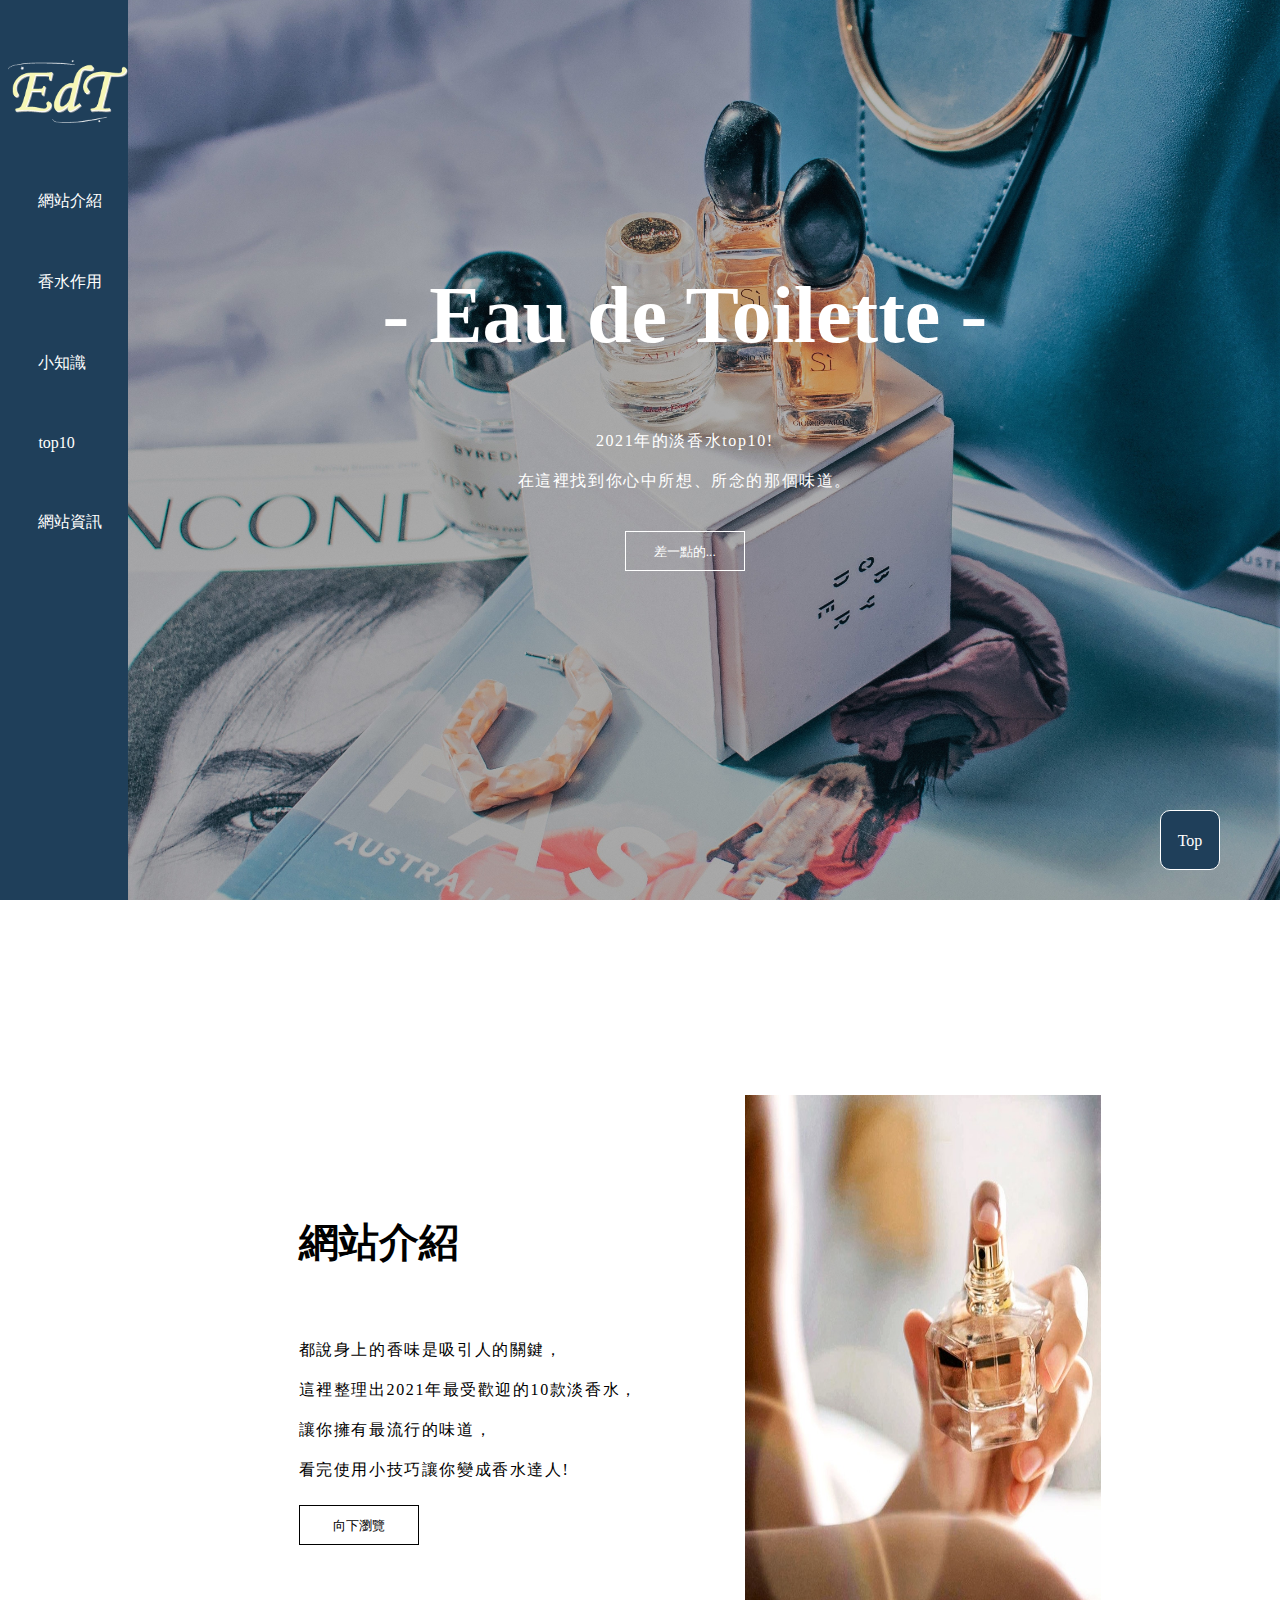
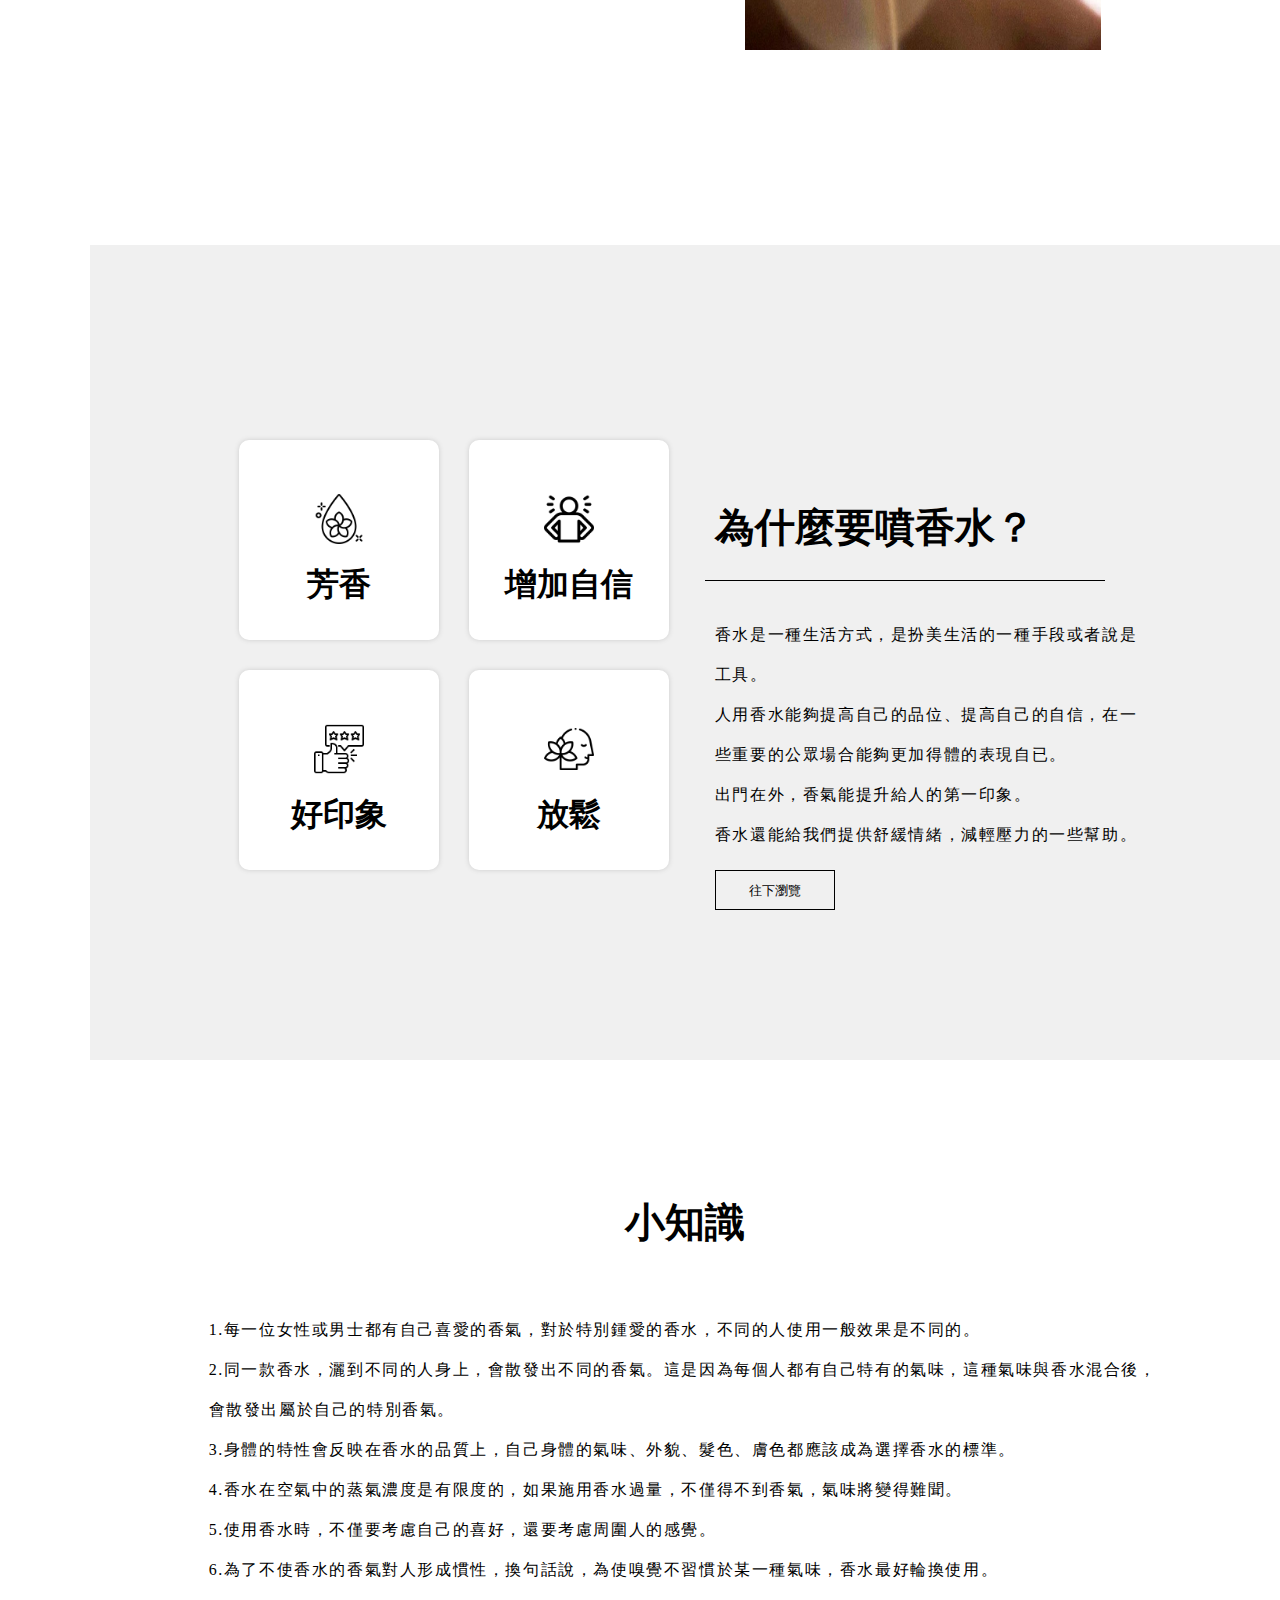
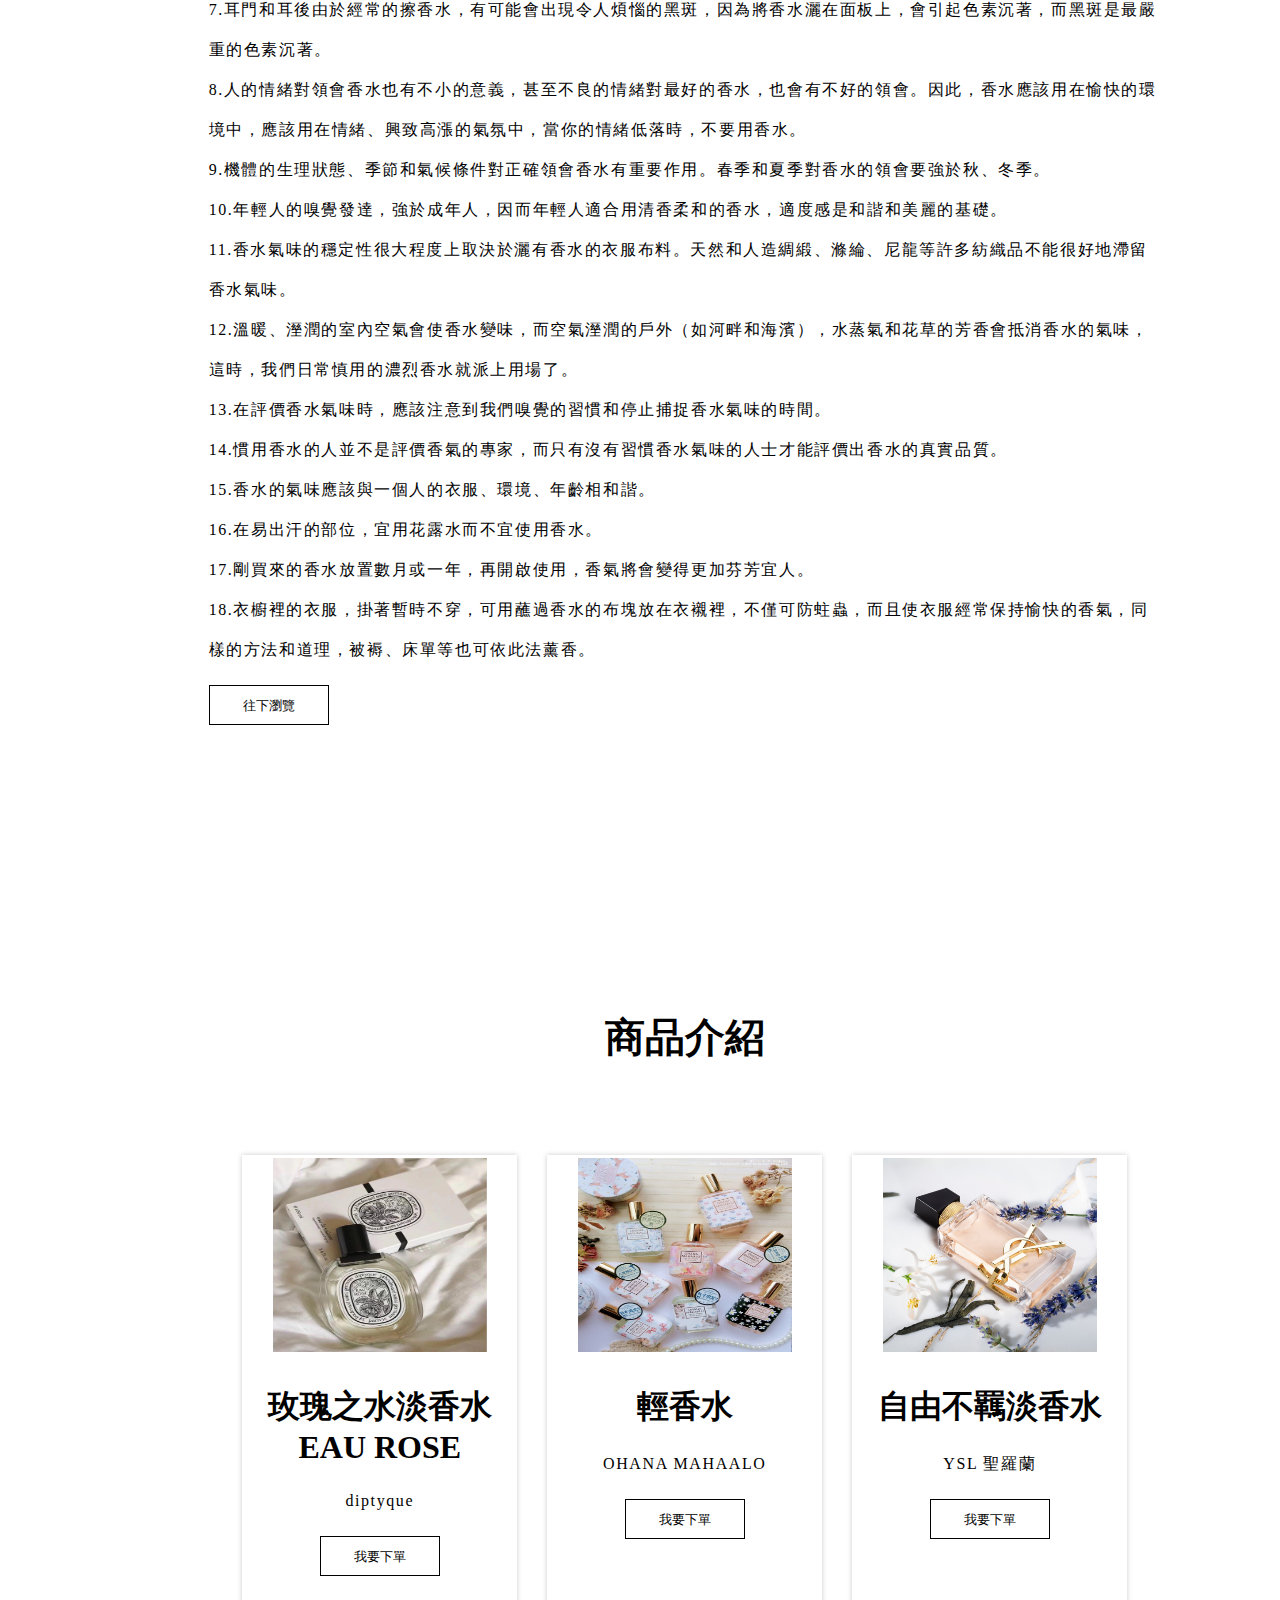
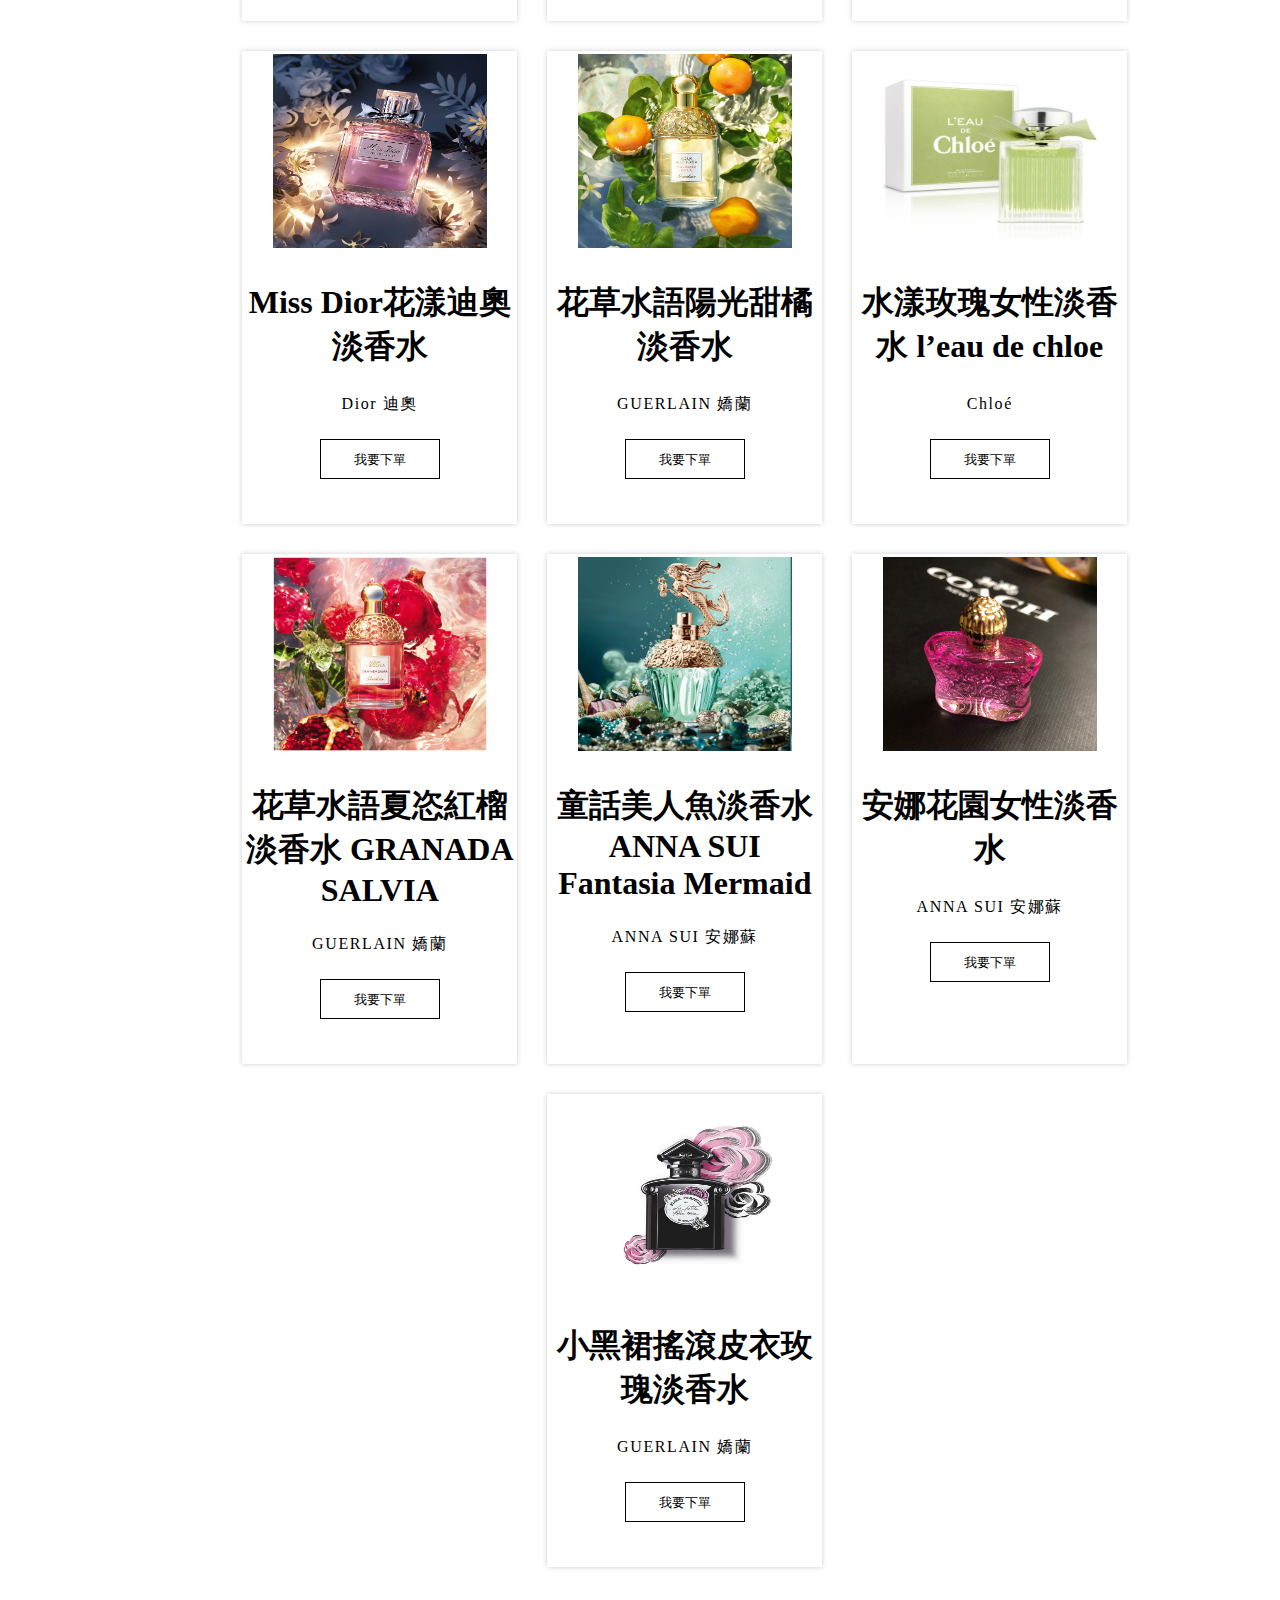
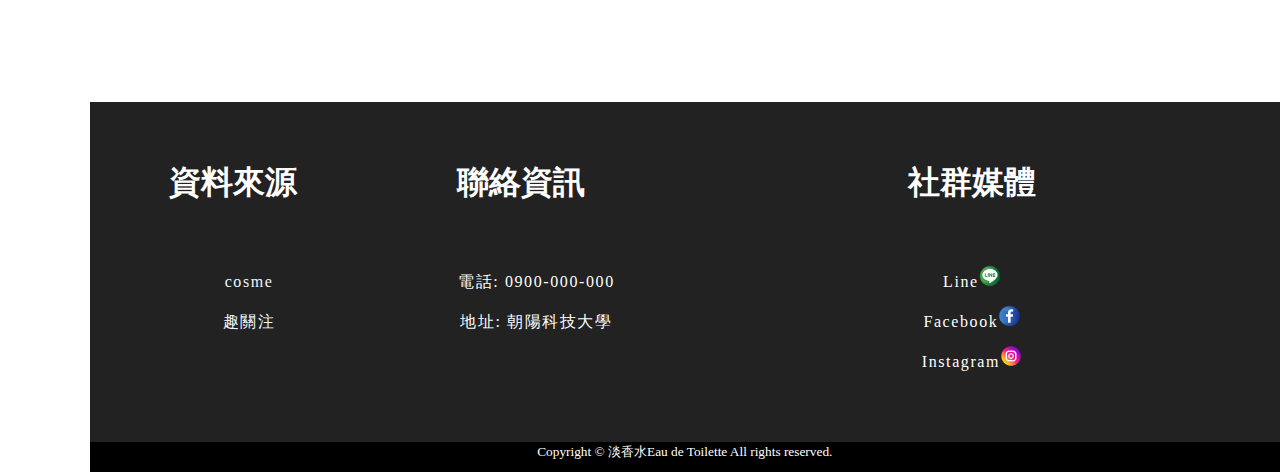
<file: perfume/index.html>
<!DOCTYPE html>
<html lang="zh_tw">
<head>
    <meta charset="UTF-8">
    <meta http-equiv="X-UA-Compatible" content="IE=edge">
    <meta name="viewport" content="width=device-width, initial-scale=1.0">
    <link rel="stylesheet" href="style.css">
    <title>淡香水Eau de Toilette</title>
</head>
<body>
    <a href="#header"><div id="top">Top</div></a>
    <header id="header">
        <h1>
            <div class="heading">- Eau de Toilette -</div>
        </h1>
        <p>
            2021年的淡香水top10!<br>
            在這裡找到你心中所想、所念的那個味道。
        </p>
        <a href="news.html" target="_blank"><button>差一點的...</button></a>
    </header>
    <nav>
        <a href="#header"><div class="logo"><img src="img/logo.png" alt="logo"></div></a>
        <ul>
            <li><a href="#about">網站介紹</a></li>
            <li><a href="#effect">香水作用</a></li>
            <li><a href="#knowledge">小知識</a></li>
            <li><a href="#product">top10</a></li>
            <li><a href="#footer">網站資訊</a></li>
        </ul>
    </nav>
    <main>
        <section id="about">
            <div class="about_text">
                <h2>網站介紹</h2>
                <p>
                    都說身上的香味是吸引人的關鍵，<br>
                    這裡整理出2021年最受歡迎的10款淡香水，<br>
                    讓你擁有最流行的味道，<br>
                    看完使用小技巧讓你變成香水達人!
                </p>
                <a href="#effect"><button>向下瀏覽</button></a>
            </div>
            <div class="about_pic">
                <img src="./4707119.jpg" alt="">
            </div>
        </section>
        <section id="effect">
            <div class="effect_box">
                <div class="effect_box_items">
                    <div>
                        <img src="img/drop.png">
                        <h3>芳香</h3>
                    </div>
                    <div>
                        <img src="img/confidence.png">
                        <h3>增加自信</h3>
                    </div>
                    <div>
                        <img src="img/rating.png">
                        <h3>好印象</h3>
                    </div>
                    <div>
                        <img src="img/meditation.png">
                        <h3>放鬆</h3>
                    </div>
                </div>
            </div>
            <div class="effect_text">
                <h2>為什麼要噴香水？</h2>
                <p>
                    香水是一種生活方式，是扮美生活的一種手段或者說是工具。 <br>
                    人用香水能夠提高自己的品位、提高自己的自信，在一些重要的公眾場合能夠更加得體的表現自已。<br>
                    出門在外，香氣能提升給人的第一印象。<br>
                    香水還能給我們提供舒緩情緒，減輕壓力的一些幫助。
                </p>
                <a href="#knowledge"><button>往下瀏覽</button></a>
            </div>
        </section>
        <section id="knowledge">
            <h2>小知識</h2>
            <div class="knowledge_tex">
           <p>
            1.每一位女性或男士都有自己喜愛的香氣，對於特別鍾愛的香水，不同的人使用一般效果是不同的。<br>
            2.同一款香水，灑到不同的人身上，會散發出不同的香氣。這是因為每個人都有自己特有的氣味，這種氣味與香水混合後，會散發出屬於自己的特別香氣。<br>
            3.身體的特性會反映在香水的品質上，自己身體的氣味、外貌、髮色、膚色都應該成為選擇香水的標準。<br>
            4.香水在空氣中的蒸氣濃度是有限度的，如果施用香水過量，不僅得不到香氣，氣味將變得難聞。<br>
            5.使用香水時，不僅要考慮自己的喜好，還要考慮周圍人的感覺。<br>
            6.為了不使香水的香氣對人形成慣性，換句話說，為使嗅覺不習慣於某一種氣味，香水最好輪換使用。<br>
            7.耳門和耳後由於經常的擦香水，有可能會出現令人煩惱的黑斑，因為將香水灑在面板上，會引起色素沉著，而黑斑是最嚴重的色素沉著。<br>
            8.人的情緒對領會香水也有不小的意義，甚至不良的情緒對最好的香水，也會有不好的領會。因此，香水應該用在愉快的環境中，應該用在情緒、興致高漲的氣氛中，當你的情緒低落時，不要用香水。<br>
            9.機體的生理狀態、季節和氣候條件對正確領會香水有重要作用。春季和夏季對香水的領會要強於秋、冬季。<br>
            10.年輕人的嗅覺發達，強於成年人，因而年輕人適合用清香柔和的香水，適度感是和諧和美麗的基礎。<br>
            11.香水氣味的穩定性很大程度上取決於灑有香水的衣服布料。天然和人造綢緞、滌綸、尼龍等許多紡織品不能很好地滯留香水氣味。<br>
            12.溫暖、溼潤的室內空氣會使香水變味，而空氣溼潤的戶外（如河畔和海濱），水蒸氣和花草的芳香會抵消香水的氣味，這時，我們日常慎用的濃烈香水就派上用場了。<br>
            13.在評價香水氣味時，應該注意到我們嗅覺的習慣和停止捕捉香水氣味的時間。<br>
            14.慣用香水的人並不是評價香氣的專家，而只有沒有習慣香水氣味的人士才能評價出香水的真實品質。<br>
            15.香水的氣味應該與一個人的衣服、環境、年齡相和諧。<br>
            16.在易出汗的部位，宜用花露水而不宜使用香水。<br>
            17.剛買來的香水放置數月或一年，再開啟使用，香氣將會變得更加芬芳宜人。<br>
            18.衣櫥裡的衣服，掛著暫時不穿，可用蘸過香水的布塊放在衣襯裡，不僅可防蛀蟲，而且使衣服經常保持愉快的香氣，同樣的方法和道理，被褥、床單等也可依此法薰香。</p>
            <a href="#product"><button>往下瀏覽</button></a>
        </div>

        </section>
        <section id="product">
            <h2>商品介紹</h2>
            <div class="product_box">
                <div>
                    <div class="img"><img src="img/1.jpg"></div>
                    <h3>玫瑰之水淡香水 EAU ROSE</h3>
                    <p>diptyque</p>
                    <a href="buy.html" target="_blank"><button>我要下單</button></a>
                </div>
                <div>
                    <div class="img"><img src="img/2.jpg"></div>
                    <h3>輕香水</h3>
                    <p>OHANA MAHAALO</p>
                    <a href="buy.html" target="_blank"><button>我要下單</button></a>
                </div>
                <div>
                    <div class="img"><img src="img/3.jpg"></div>
                    <h3> 自由不羈淡香水</h3>
                    <p>YSL 聖羅蘭</p>
                    <a href="buy.html" target="_blank"><button>我要下單</button></a>
                </div>
                <div>
                    <div class="img"><img src="img/4.jpg"></div>
                    <h3> Miss Dior花漾迪奧淡香水 </h3>
                    <p>Dior 迪奧</p>
                    <a href="buy.html" target="_blank"><button>我要下單</button></a>
                </div>
                <div>
                    <div class="img"><img src="img/5.jpg"></div>
                    <h3> 花草水語陽光甜橘淡香水</h3>
                    <p>GUERLAIN 嬌蘭</p>
                    <a href="buy.html" target="_blank"><button>我要下單</button></a>
                </div>
                <div>
                    <div class="img"><img src="img/6.jpg"></div>
                    <h3> 水漾玫瑰女性淡香水 l’eau de chloe</h3>
                    <p>Chloé</p>
                    <a href="buy.html" target="_blank"><button>我要下單</button></a>
                </div>
                <div>
                    <div class="img"><img src="img/7.png"></div>
                    <h3> 花草水語夏恣紅榴淡香水 GRANADA SALVIA</h3>
                    <p>GUERLAIN 嬌蘭</p>
                    <a href="buy.html" target="_blank"><button>我要下單</button></a>
                </div>
                <div>
                    <div class="img"><img src="img/8.png"></div>
                    <h3> 童話美人魚淡香水 ANNA SUI Fantasia Mermaid</h3>
                    <p>ANNA SUI 安娜蘇</p>
                    <a href="buy.html" target="_blank"><button>我要下單</button></a>
                </div>
                <div>
                    <div class="img"><img src="img/9.jpg"></div>
                    <h3> 安娜花園女性淡香水</h3>
                    <p>ANNA SUI 安娜蘇</p>
                    <a href="buy.html" target="_blank"><button>我要下單</button></a>
                </div>
                <div>
                    <div class="img"><img src="img/10.jpeg"></div>
                    <h3> 小黑裙搖滾皮衣玫瑰淡香水</h3>
                    <p>GUERLAIN 嬌蘭</p>
                    <a href="buy.html" target="_blank"><button>我要下單</button></a>
                </div>
            </div>
        </section>
        
    </main>
    <footer id="footer">
        <section>
            <div>
                <h3>資料來源</h3>
                <div>
                    <p><a href="https://www.cosme.net.tw/tags/197/ranking">cosme</a></p>
                    <p><a href="https://auzhu.com/history/1315968.html">趣關注</a></p>
                </div>
            </div>
            <div>
                <h3>聯絡資訊</h3>
                <div>
                    <p>電話: 0900-000-000</p>
                    <p>地址: 朝陽科技大學</p>
                </div>
            </div>
            <div>
                <h3>社群媒體</h3>
                <div class="footer_pic">
                    <p>Line<img src="img/line.png"></p>
                    <p>Facebook<img src="img/facebook.png"></p>
                    <p>Instagram<img src="img/instagram.png"></p>
                </div>
            </div>
        </section>
        <div><small>Copyright © 淡香水Eau de Toilette All rights reserved.</small></div>
    </footer>
</body>
</html>
</file>
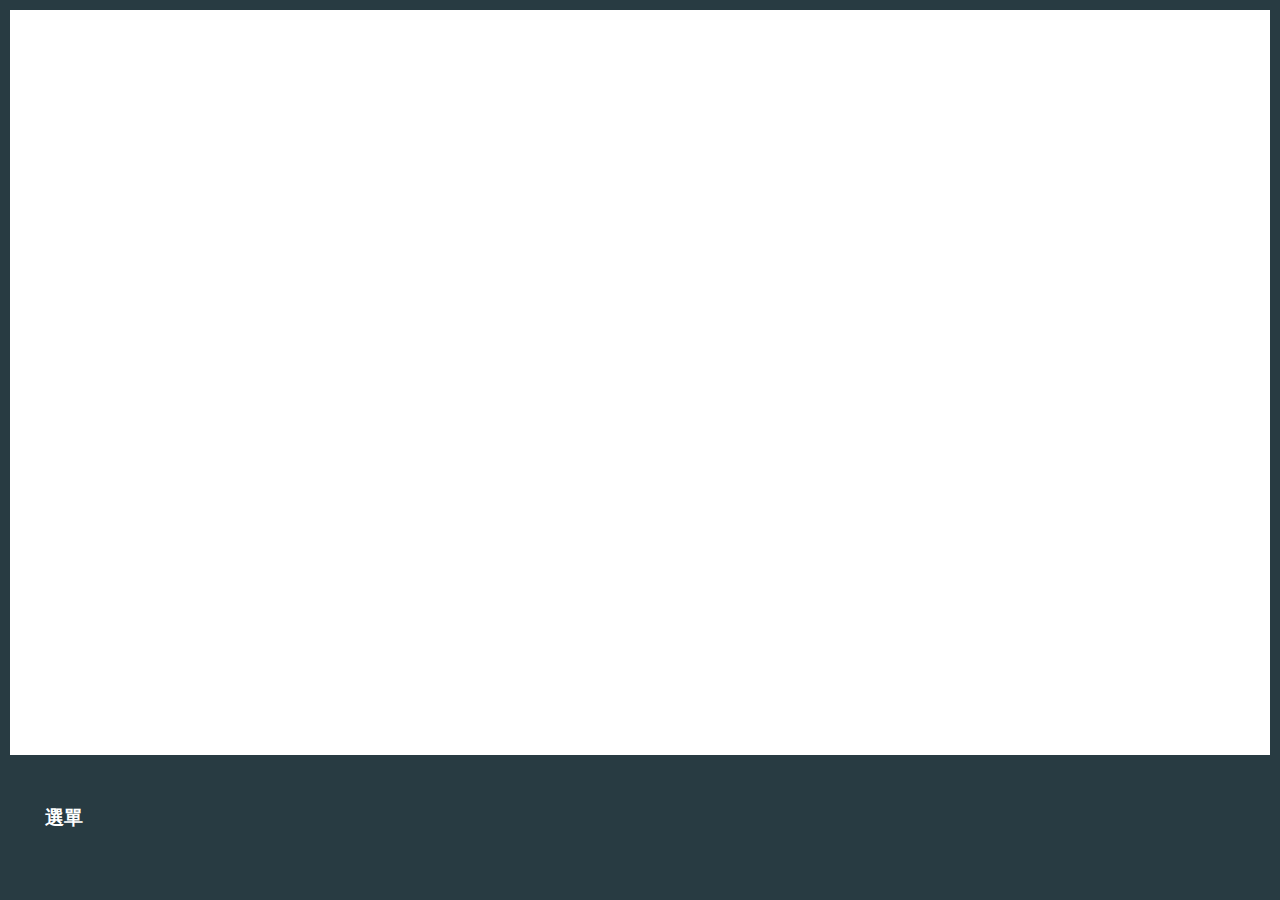
<file: system/index.html>
<!DOCTYPE html>
<html lang="zh_tw">
<head>
    <meta charset="UTF-8">
    <title>達文西手術系統</title>
    <link rel="stylesheet" href="./css/style1.css">
    <link rel="stylesheet" href="./css/loading.css">
    <link rel="stylesheet" href="./css/list2.css">
    <link rel="stylesheet" href="./css/screen.css">
    <link rel="stylesheet" href="./css/list1.css">
    <link rel="stylesheet" href="./css/patient.css">
    <link rel="stylesheet" href="./css/analyze.css">
    <link rel="stylesheet" href="./css/ensure.css">
    <link rel="stylesheet" href="./css/operation.css">
    <script src="./jquery-3.6.0.min.js"></script>
   
</head>
<body>
    <!-- <div id="loading">
        <div class="box"></div>
        <h6>Loading...</h6>
    </div> -->
    <div class="ensure">
        <div class="mask"></div>
        <div class="hint">
            <p>確認要執行這個方案嗎?</p>
           <button class="yes">確定</button>
           <button class="no">取消</button>
        </div>
    </div>
    <div class="info">
        <div class="mask"></div>
        <div class="inf">
            <div class="hint">
            <p>時長： 2h 成功率： 95% <br>
                有什麼風險： 無 有無後遺症： 無<br>
                適用程度： 98% 適用麻醉種類：半身麻醉 </p>
            <button class="ok">ok</button>
            </div>
        </div>
    </div>
    <div id="box" class="box_hide">
        <div class="list2">
            <div class="way">
                <h3>方案一</h3>
                <p>時長： 2h 成功率： 95% <br>
                   有什麼風險： 無 有無後遺症： 無<br>
                   適用程度： 98% 適用麻醉種類：半身麻醉 </p>
                    <div id="butt">
                    <button class="explain">詳細說明</button>
                    <button class="chooce">選擇我</button>
                    </div>
            </div>
            <hr/>
            <div class="way">
                <h3>方案二</h3>
                <p>時長： 2h 成功率： 93%<br>
                   有什麼風險： 無 有無後遺症： 無<br>
                   適用程度： 90% 適用麻醉種類： 半身麻醉</p>
                   <div id="butt">
                   <button class="explain">詳細說明</button>
                   <button class="chooce">選擇我</button>
                   </div>
            </div>
            <hr/>
            <div class="way">
                <h3>方案三</h3>
                <p>時長： 2h,34m 成功率： 88%<br>
                    有什麼風險：無 有無後遺症：可能造成...<br>
                    適用程度： 80% 適用麻醉種類： 全身麻醉</p>
                   <div id="butt">
                   <button class="explain">詳細說明</button>
                   <button class="chooce">選擇我</button>
                    </div>
            </div>
            <hr/>
            <div class="way">
                <h3>方案四</h3>
                <p>時長： 3h,12m 成功率： 86%<br>
                    有什麼風險：無 有無後遺症：可能造成...<br>
                    適用程度： 76% 適用麻醉種類： 全身麻醉</p>
                    <div id="butt">
                    <button class="explain">詳細說明</button>
                    <button class="chooce">選擇我</button>
                    </div>
            </div>
        </div>
        <div class="side side_hide">
            <div class="screen">
                <div class="doctor">
                    <h1>醫師資訊</h1> 
                    <div class="information">
                        <div class="doctor_intro">
                            <img width="250px" height="250px" src="./doctor-01.svg"/>
                            <p>徐醫師</p>
                        </div>
                        <table class="doc_infor">
                            <tr>
                                <th>性別</th>
                                <td >男</td>
                            </tr>
                            <tr>
                                <th>學歷</th>
                                <td >國防醫學院醫學系畢業</td>
                            </tr>
                            <tr>
                                <th>主治項目</th><br>
                                <td >椎間盤凸出<br>
                                    骨刺<br>
                                    坐骨神經痛<br>
                                    下背痛 <br>
                                    壓迫性骨折<br>
                                    退化性關節炎<br>
                                </td>
                            </tr>
                        </table>
                    </div>
                </div>
                <div class="patient">
                    <h1>病患資訊</h1>
                    <div class="information">
                        <div class="patient_list">
                            <table>
                                <tr>
                                    <td>王大爺</td>
                                </tr>
                                <tr>
                                    <td>王大爺</td>
                                </tr>
                                <tr>
                                    <td>王大爺</td>
                                </tr>
                                <tr>
                                    <td>王大爺</td>
                                </tr>
                            </table>
                        </div>
                        <img width="200px" height="200px" src="./patient.png"/>
                        <table class="pat_infor">
                            <tr>
                                <td>性別</td>
                                <td>男</td>
                            </tr>
                            <tr>
                                <td>工作</td><br>
                                <td>鐵工</td>
                            </tr>
                            <tr>
                                <td>目前狀況</td>
                                <td>左腿膝蓋關節痛，無法正常行走(無力)，無法伸直</td>
                            </tr>
                            <tr>
                                <td>原因</td>
                                <td>患者因工作需要，長期姿勢不良、搬運重物，導致椎間突出，左腳無法施力及正常行走</td>
                            </tr>
                        </table>
                    </div>
                </div>
                <div class="analyze">
                    <h1>方案分析</h1>
                    <br>
                    <p>類別</p>
                    <input type="checkbox" id="關節重建手術" name="關節重建手術">
                    <label for="scales">關節重建手術</label>
                    <input type="checkbox" id="骨折科手術" name="骨折科手術">
                    <label for="scales">骨折科手術</label>
                    <input type="checkbox" id="脊椎外科手術" name="脊椎外科手術">
                    <label for="scales">脊椎外科手術</label>
                    <input type="checkbox" id="運動醫學科手術" name="運動醫學科手術">
                    <label for="scales">運動醫學科手術</label>
                    <input type="checkbox" id="手外科手術" name="手外科手術">
                    <label for="scales">脊椎外科手術</label>
                    <input type="checkbox" id="小兒骨科手術" name="小兒骨科手術">
                    <label for="scales">小兒骨科手術</label>
                    <br>
                    <br>
                    <p>手術日期</p>
                    <input type="date">
                    <br>
                    <br>
                    <p>請輸入患者狀況：</p>
                    <textarea name="mytext"rows="6"cols="40"required>
                    </textarea>
                    <br>
                    <p>請輸入此手術資訊與注意事項：</p>
                    <textarea name="mytext"rows="6"cols="40"required>
                    </textarea>
                    <br>
                    <br>
                    <button>載入影像</button>
                    <button class="b">分析方案</button>
                </div>
                <div class="operation">
                    <div class="o_content">
                        <div class="progress_bar"><div></div></div>
                        <p>手術中...</p>
                        <button>緊急停止</button>
                        <h1>手術完成</h1>
                        <img src="./check .png" >
                    </div>
                    <div class="o_info">
                        <div class="heart">心跳：<span></span>bpm</div>
                        <div class="blood_pressure">血壓：<span></span>mmHg</div>
                        <div class="mm">血氧飽和度：<span></span>mmHg</div>
                        <div class="breathe">呼吸：<span></span>bpm</div>
                        <div class="tempertrue">體溫：<span></span>度</div>
                    </div>
                </div>
            </div>
            <div class="list1">
                <div class="menu">
                    <h3>選單</h3>
                    <ul class="movein">
                        <li class="d">執刀醫師</li>
                        <li class="a">病人資料</li>
                        <li class="e">手術方案分析</li>
                        <li class="c">突發狀況</li>
                        <li class="logout"><a href="./login.html">登出</a></li>
                    </ul>
                </div>
                <div class="c_menu">
                    <ul>
                        <li>大出血</li>
                        <li>血壓異常</li>
                        <li>心電圖異常</li>
                        <li>心肌梗塞</li>
                    </ul>
                </div>
            </div>
            
        </div>
    </div>
</body>
<script>
    $('.list1 h3').click(function(){// 選單 滑入&滑出
        $('.list1>.menu>ul').toggleClass('movein')
    })
//---------------------------------------------------------
    $('.c').mouseenter(function(){//c_menu 出現
        $('.c_menu ul').show();
    });
    $('.list1').mouseleave(function(){//跟c_menu 隱藏
        $('.c_menu ul').hide();
    });
//---------------------------------------------------------
    $('.b').click(function(){//方案展開
        $('#box').removeClass('box_hide');
        $('.side').removeClass('side_hide');
    });
//---------------------------------------------------------
    setTimeout(function(){//進場動畫
        $('.box,#loading h6').delay(500).fadeOut(400);//loading...字樣 跟 跳跳方塊 隱藏
        $('#loading').delay(1500).fadeOut(400);//白色背景隱藏
    },2500);
// --------------------------------------------------------
    $('.d').click(function(){// 醫生資訊 出現
        $('.appear').removeClass('appear');
        $('.doctor').toggleClass('appear');
    });
// -----------------------------------------------------
    $('.a').click(function(){// 病人資訊 出現
        $('.appear').removeClass('appear');
        $('.patient').toggleClass('appear');
    });
// -----------------------------------------------------
    $('.e').click(function(){// 分析 出現
        $('.appear').removeClass('appear');
        $('.analyze').toggleClass('appear');
    });
// -----------------------------------------------------
    $('.yes,.no').click(()=>{//arrowfunction
        $('.ensure').fadeOut(500);
    });
    $('.ok').click(()=>{//arrowfunction
        $('.info').fadeOut(500);
    });
// -----------------------------------------------------
    $('.way .chooce').click(()=>{
        $('.ensure').fadeIn(500);
    });
    $('.way .explain').click(()=>{
        $('.info').fadeIn(500);
    });
// ---------------------------------------------------
    $('.yes').click(()=>{
        let s = 10000
        let count = 0
        $('#box').addClass('box_hide');
        $('.side').addClass('side_hide');
        $('.appear').removeClass('appear');
        $('.operation').fadeIn(250);
        $('.progress_bar>div').delay(1000).animate({'width':'100%'},s); 
        $('.progress_bar,.o_content>p,.o_content > button').delay(s+500).fadeOut(500);
        $('.o_content>h1').delay(s+1000).fadeIn(500);
        $('.o_content>img').delay(s+1300).fadeIn(500);
        var heart = setInterval(function(){
            let h_num = Math.floor(Math.random() * 10 + 60);
            $('.heart>span').text(h_num);
            if(count>39){clearInterval(heart);}
            count++;
        },1000);
        var pressure = setInterval(function(){
            let p_num = Math.floor(Math.random() * 10 + 90);
            let p1_num = Math.floor(Math.random() * 20 + 90);
            $('.blood_pressure>span').text(p_num +'/' +p1_num );
            if(count>39){clearInterval(pressure);}
            count++;
        },1000);
        var mm = setInterval(function(){
            let m_num = Math.floor(Math.random() * 10 + 80);
            $('.mm>span').text(m_num );
            if(count>39){clearInterval(mm);}
            count++;
        },1000);
        var breathe = setInterval(function(){
            let b_num = Math.floor(Math.random() * 5 + 12);
            $('.breathe>span').text(b_num );
            if(count>39){clearInterval(breathe);}
            count++;
        },1000);
        var tempertrue = setInterval(function(){
            let t_num = Math.floor(Math.random() * 0.2 + 36.9);
            $('.tempertrue>span').text(t_num );
            if(count>39){clearInterval(tempertrue);}
            count++;
        },1000);
    });
//  ------------------------------------------------

    
</script>
</html>
</file>
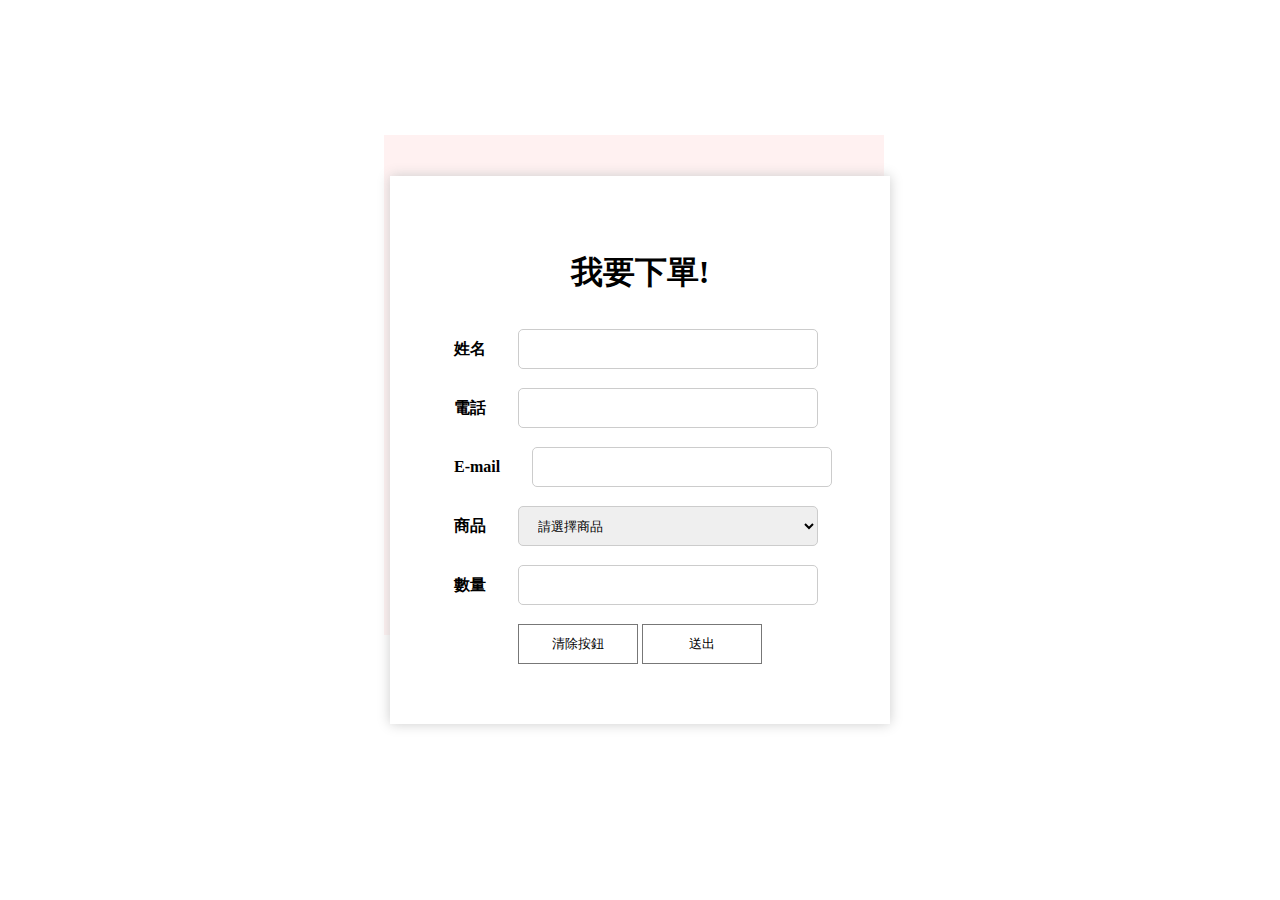
<file: perfume/buy.html>
<!DOCTYPE html>
<html lang="zh_tw">
<head>
    <meta charset="UTF-8">
    <meta http-equiv="X-UA-Compatible" content="IE=edge">
    <meta name="viewport" content="width=device-width, initial-scale=1.0">
    <style>
        *{padding: 0; margin: 0; border: 0;box-sizing: border-box;}
        form{
            position: absolute;
            top: 50%;
            left: 50%;
            transform: translate(-50%,-50%);
            padding: 60px;
            width: 500px;
            background-color: #fff;
            box-shadow: 0 0 12px #ccc;
        }
        h1{margin: 15px;text-align: center;}
        input:focus,select:focus{outline: none;}
        input[type=text],select,input[type=number],input[type=email]{
            width: 300px;
            height: 40px;
            border: 1px solid #ccc;
            border-radius: 5px;
            padding-left: 15px;
        }
        option{
            padding: 15px !important;
        }
        tr{
            display: block;
            margin-top: 15px;
        }
        td{transform: translateX(30px);}
        .button{
            text-align: center;
            margin-top: 15px;
        }
        .button input{
            width: 120px;
            height: 40px;
            border: 1px solid #777;
            background-color: transparent;
            cursor: pointer;
        }
        .bg{
            width: 500px;
            height: 500px;
            position: absolute;
            left: 30%;
            top: 15%;
            background-color: rgb(255, 241, 241);
        }
    </style>
    <title>商品購買</title>
</head>
<body>
    <main>
        <div class="bg"></div>
        <form action="#" method="post">
            <h1>我要下單!</h1>
            <table>
                <tr>
                    <th>姓名</th>
                    <td><input type="text" required></td>
                </tr>
                <tr>
                    <th>電話</th>
                    <td><input type="text" required></td>
                </tr>
                <tr>
                    <th>E-mail</th>
                    <td><input type="email" required></td>
                </tr>
                <tr>
                    <th>商品</th>
                    <td>
                        <select name="product" id="product" required>
                            <option value="" selected>請選擇商品</option>
                            <option value="A">玫瑰之水淡香水</option>
                            <option value="B">輕香水</option>
                            <option value="C">自由不羈淡香水</option>
                            <option value="D">Miss Dior花漾迪奧淡香水</option>
                            <option value="E">花草水語陽光甜橘淡香水</option>
                            <option value="F">水漾玫瑰女性淡香水</option>
                            <option value="G">花草水語夏恣紅榴淡香水</option>
                            <option value="H">童話美人魚淡香水</option>
                            <option value="H">安娜花園女性淡香水</option>
                            <option value="H">小黑裙搖滾皮衣玫瑰淡香水</option>
                        </select>
                    </td>
                </tr>
                <tr>
                    <th>數量</th>
                    <td><input type="number" required></td>
                </tr>
            </table>
            <div class="button">
                <input type="reset" value="清除按鈕">
                <input type="submit" value="送出">
            </div>
        </form>
    </main>
</body>
</html>
</file>
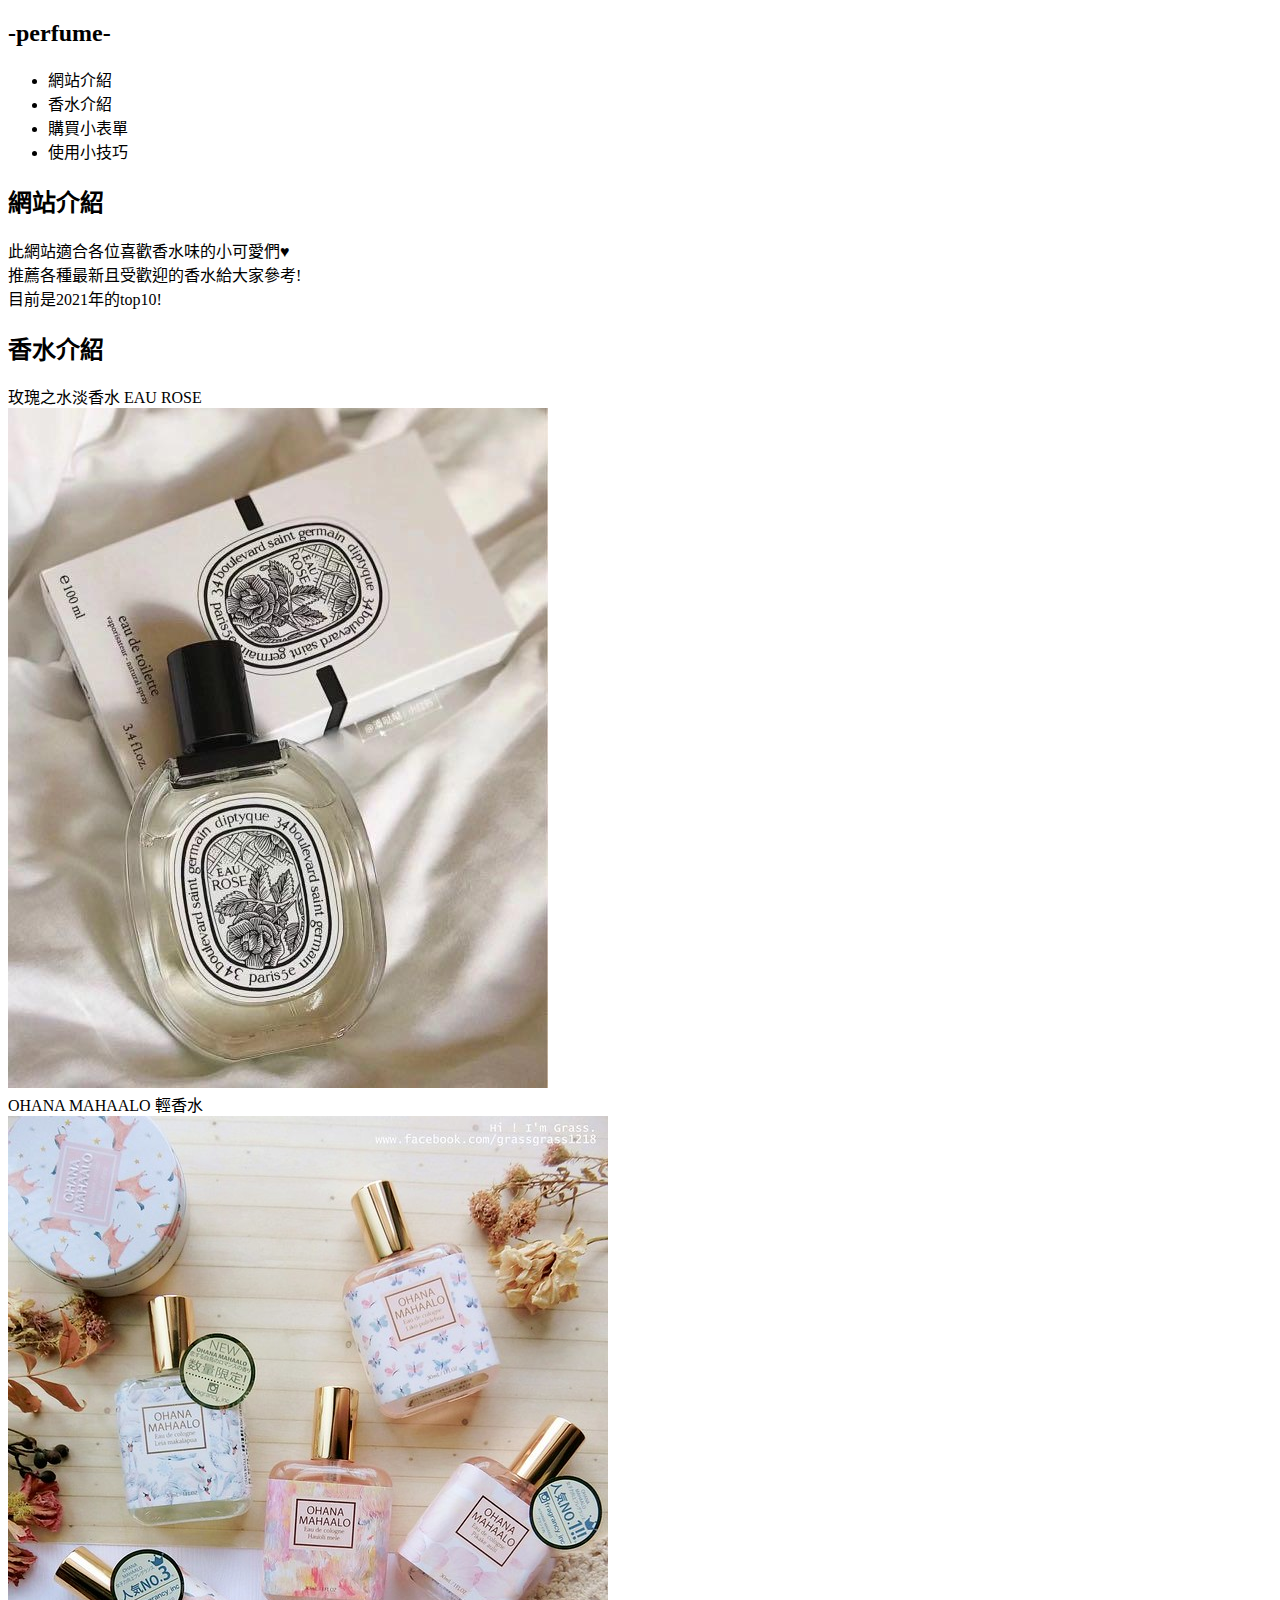
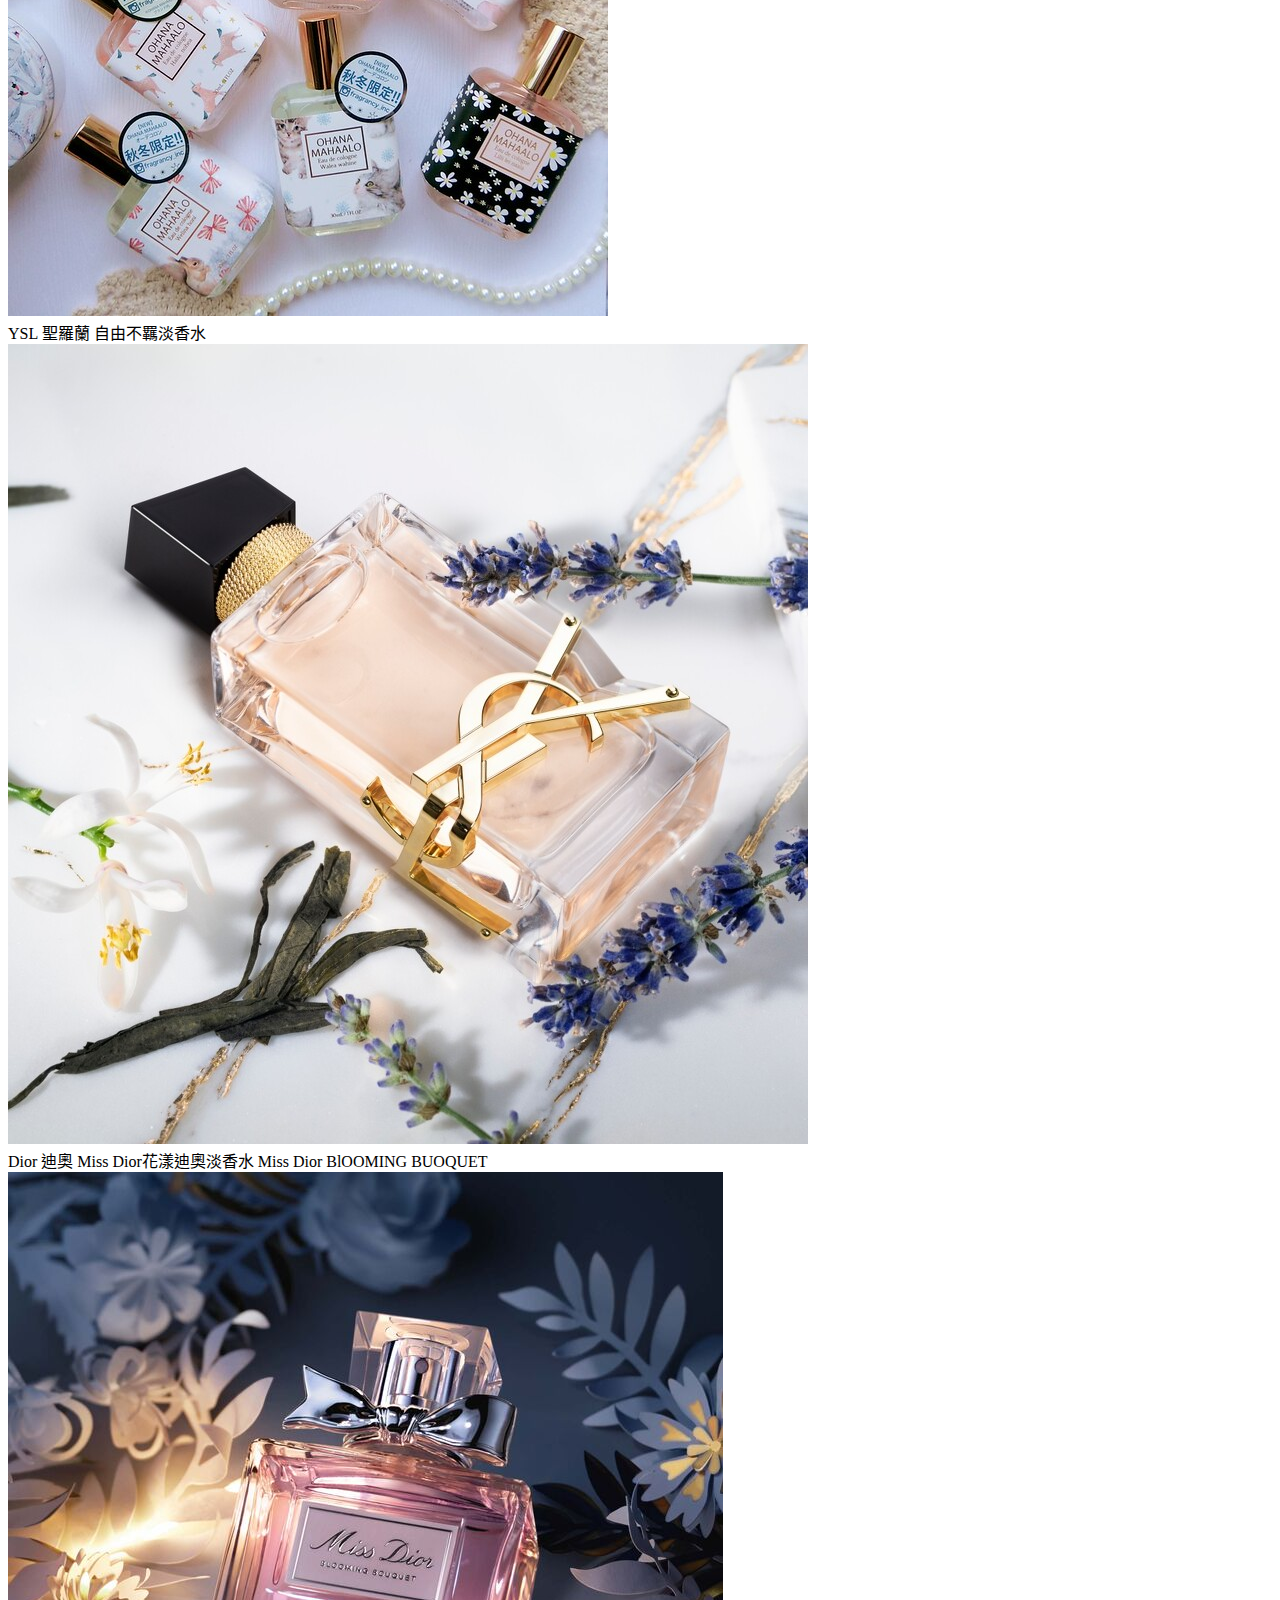
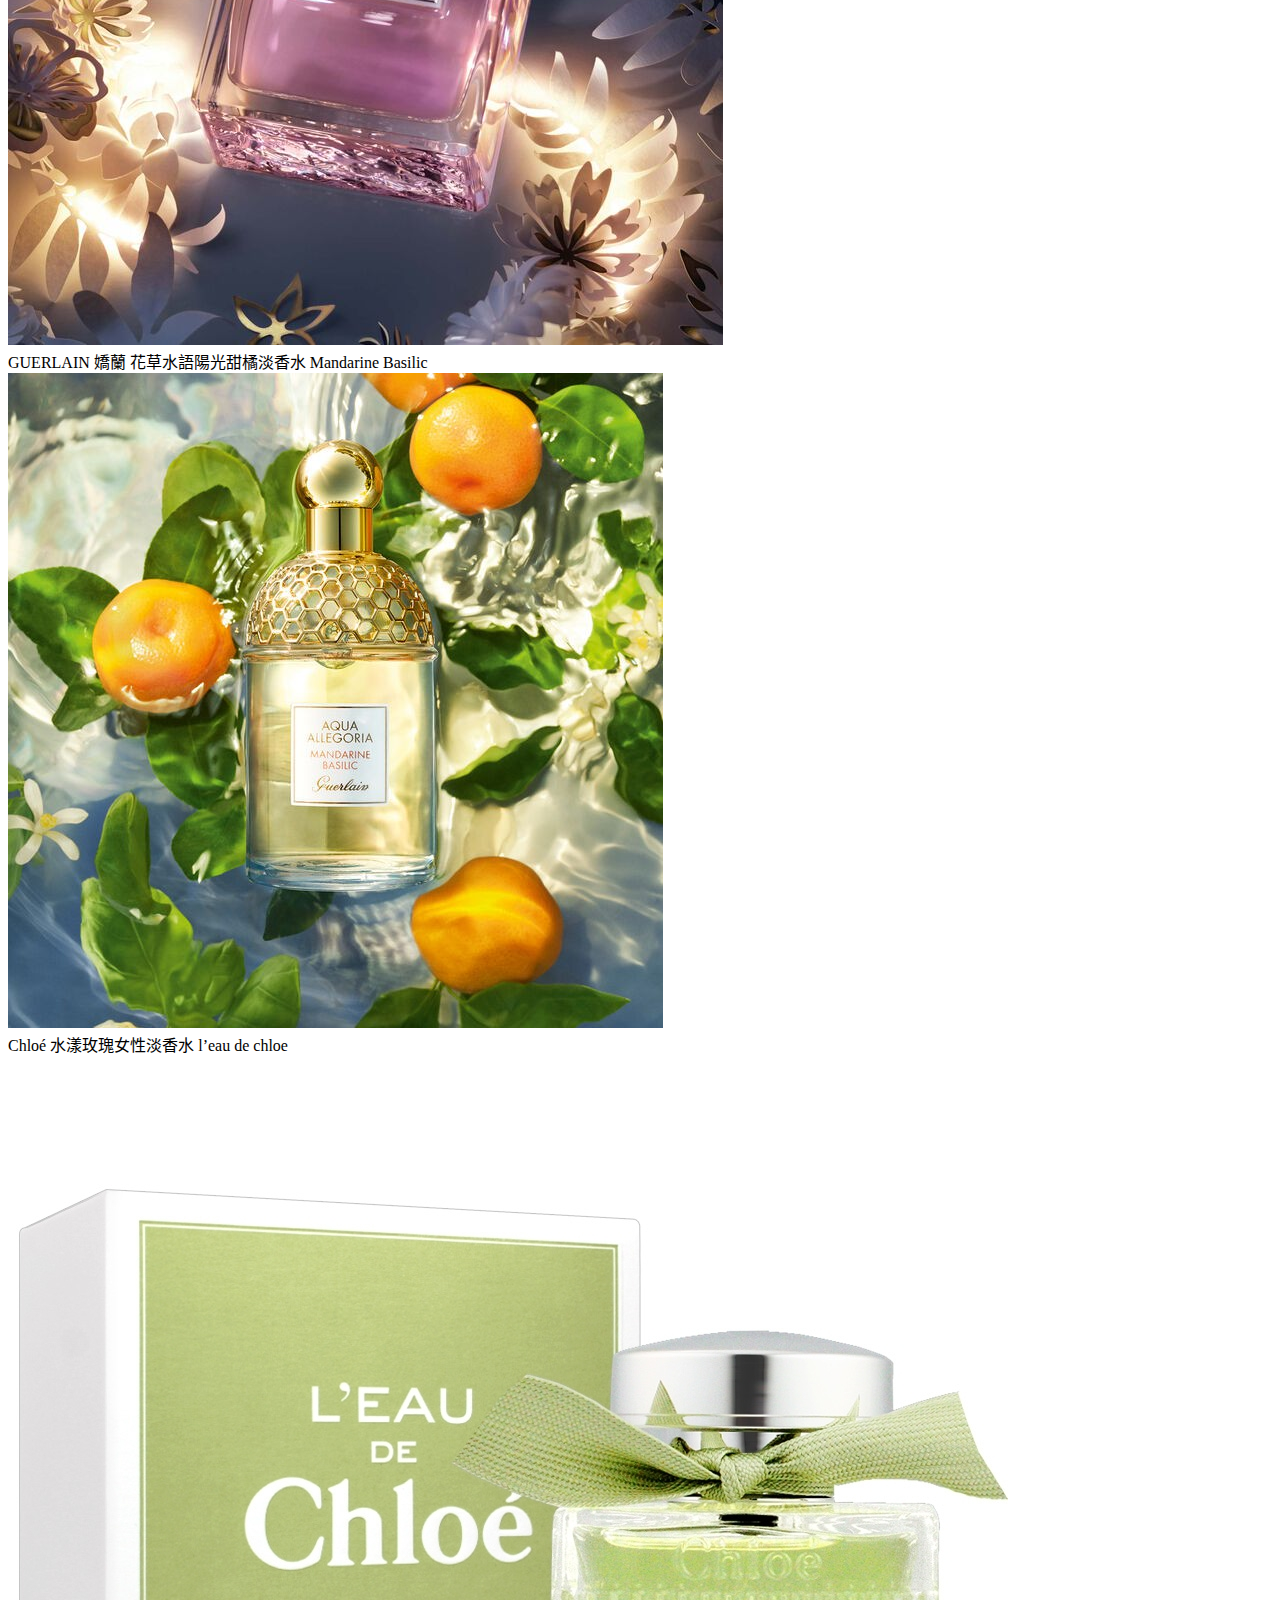
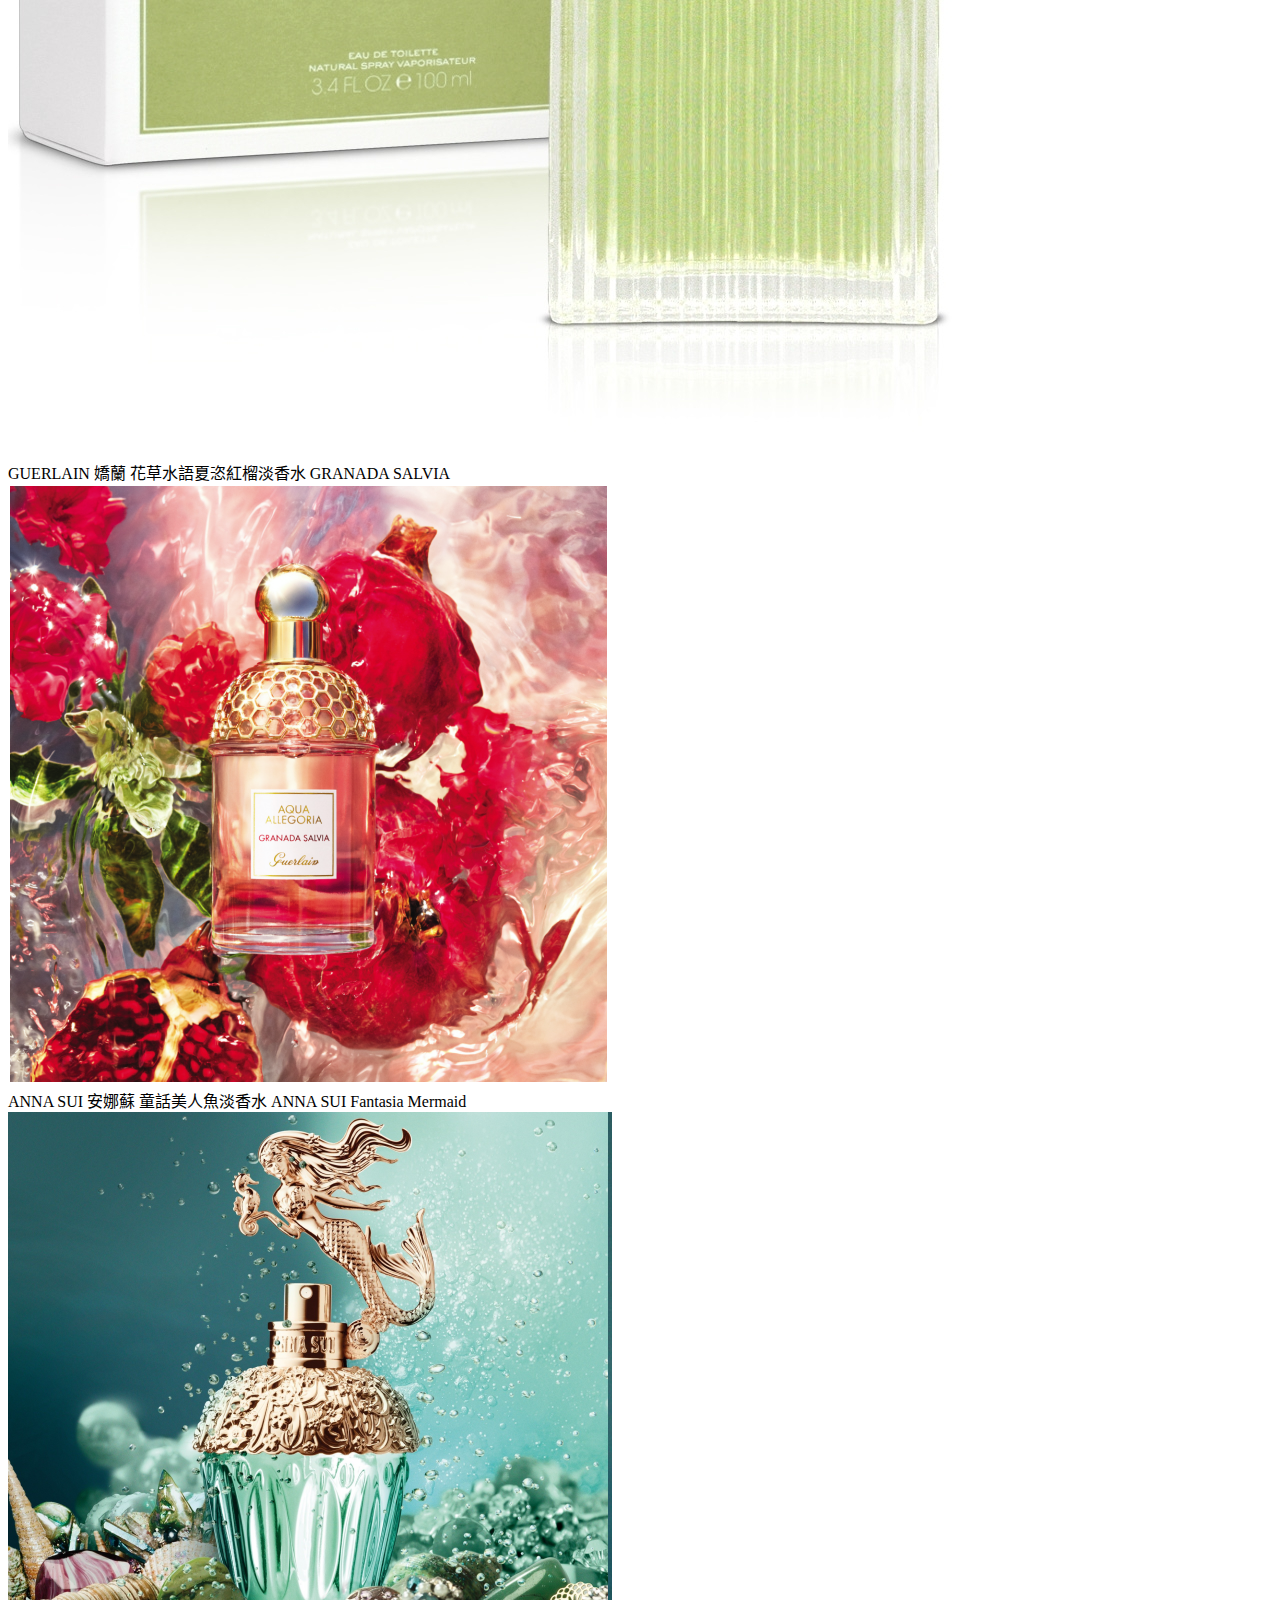
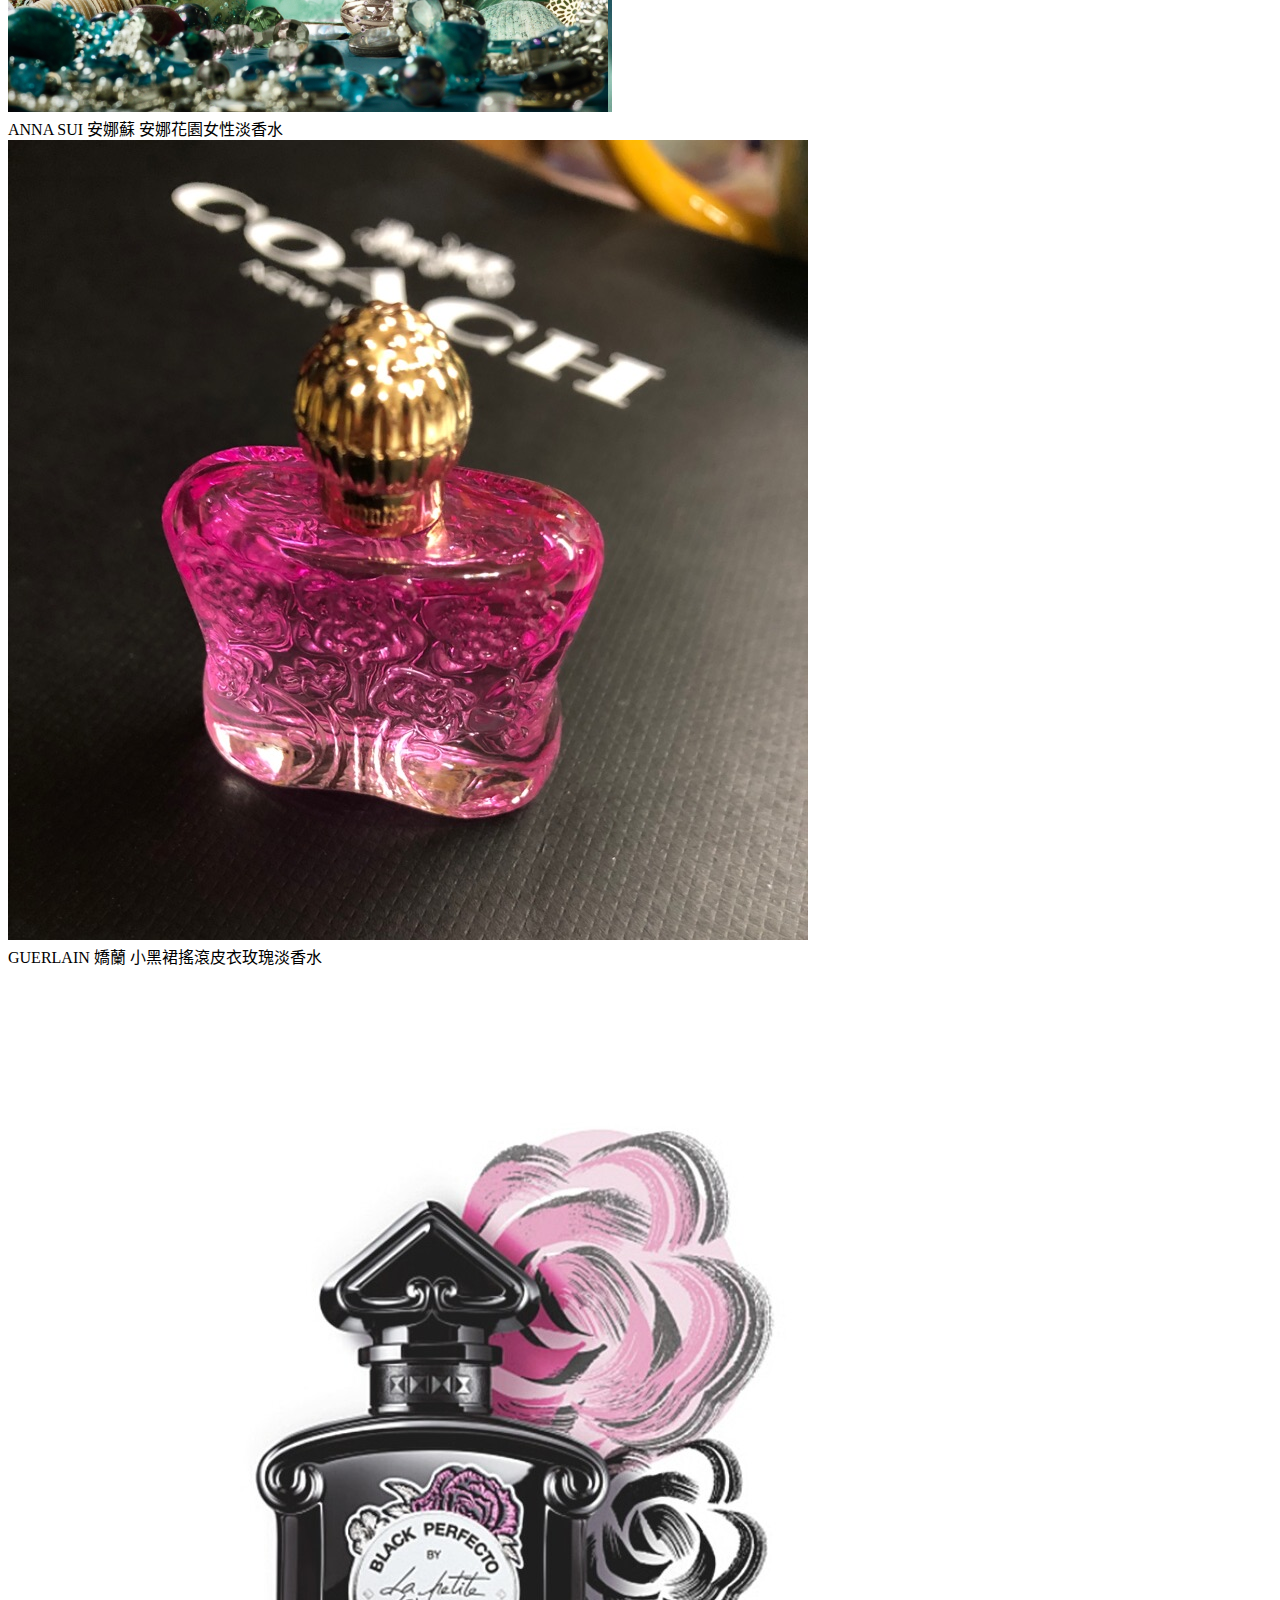
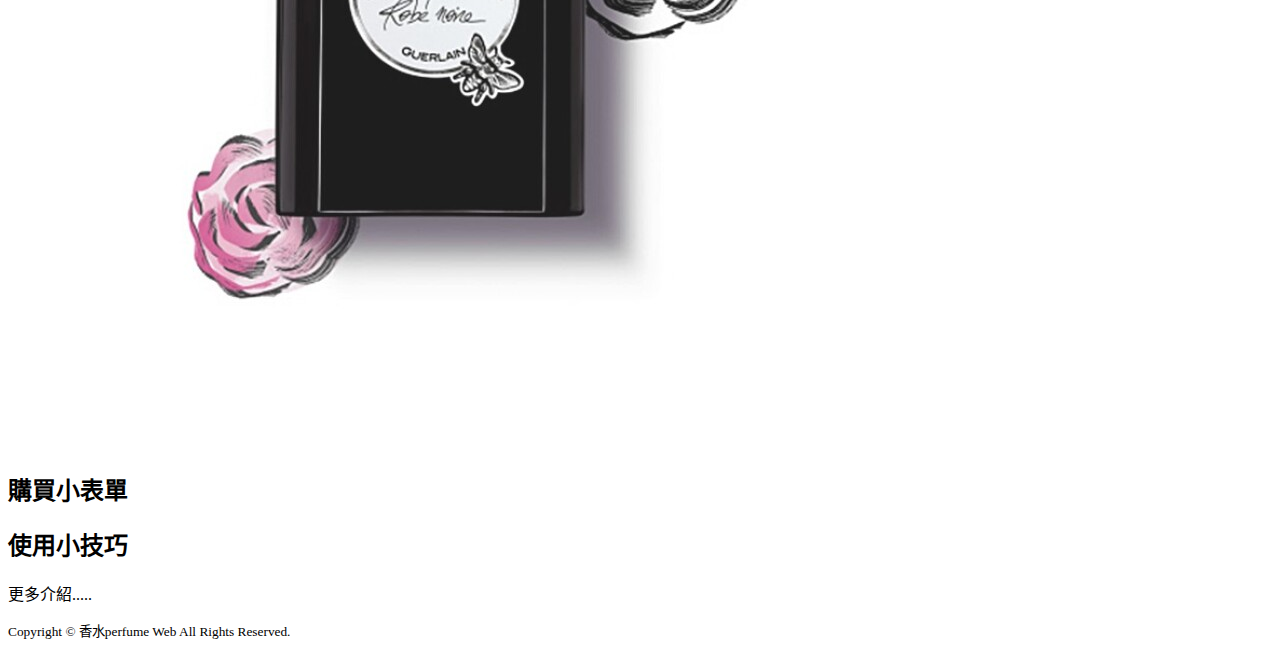
<file: perfume/End of term.html>
<!DOCTYPE html>
<html lang="zh-TW">
<head>
    <meta charset="UTF-8">
    <meta name="keywords" content="香水,香,perfume">
    <meta name="description" content="">
    <link href="End of term style.css" rel="stylesheet" media="all">
    <title>香水perfume</title>
</head>
<body>
    <header><h2>-perfume-</h2></header>
   
    <nav>
        <ul>
            <li>網站介紹</li>
            <li>香水介紹</li>
            <li>購買小表單</li>
            <li>使用小技巧</li>
          </ul>
    </nav>

    <main>
        <section>
            <h2>網站介紹</h2>
            <p>此網站適合各位喜歡香水味的小可愛們♥<br>
               推薦各種最新且受歡迎的香水給大家參考!<br>
               目前是2021年的top10!
            </p>
        </section>

        <section>
            <h2>香水介紹</h2>
            玫瑰之水淡香水 EAU ROSE<br>
            <img src="img/1.jpg"><br>
            OHANA MAHAALO 輕香水<br>
            <img src="img/2.jpg"><br>
            YSL 聖羅蘭 自由不羈淡香水<br>
            <img src="img/3.jpg"><br>
            Dior 迪奧 Miss Dior花漾迪奧淡香水 Miss Dior BlOOMING BUOQUET<br>
            <img src="img/4.jpg"><br>
            GUERLAIN 嬌蘭 花草水語陽光甜橘淡香水 Mandarine Basilic<br>
            <img src="img/5.jpg"><br>
            Chloé 水漾玫瑰女性淡香水 l’eau de chloe<br>
            <img src="img/6.jpg"><br>
            GUERLAIN 嬌蘭 花草水語夏恣紅榴淡香水 GRANADA SALVIA<br>
            <img src="img/7.png"><br>
            ANNA SUI 安娜蘇 童話美人魚淡香水 ANNA SUI Fantasia Mermaid<br>
            <img src="img/8.png"><br>
            ANNA SUI 安娜蘇 安娜花園女性淡香水<br>
            <img src="img/9.jpg"><br>
            GUERLAIN 嬌蘭 小黑裙搖滾皮衣玫瑰淡香水<br>
            <img src="img/10.jpeg"><br>

        </section>

        <section>
            <h2>購買小表單</h2>
        </section>

        <section>
            <h2>使用小技巧</h2>
            更多介紹.....
        </section>

    

    </main>

    <footer>
        <p><small>Copyright © 香水perfume Web All Rights Reserved.</small></p>
    </footer>
</body>
</html>
</file>
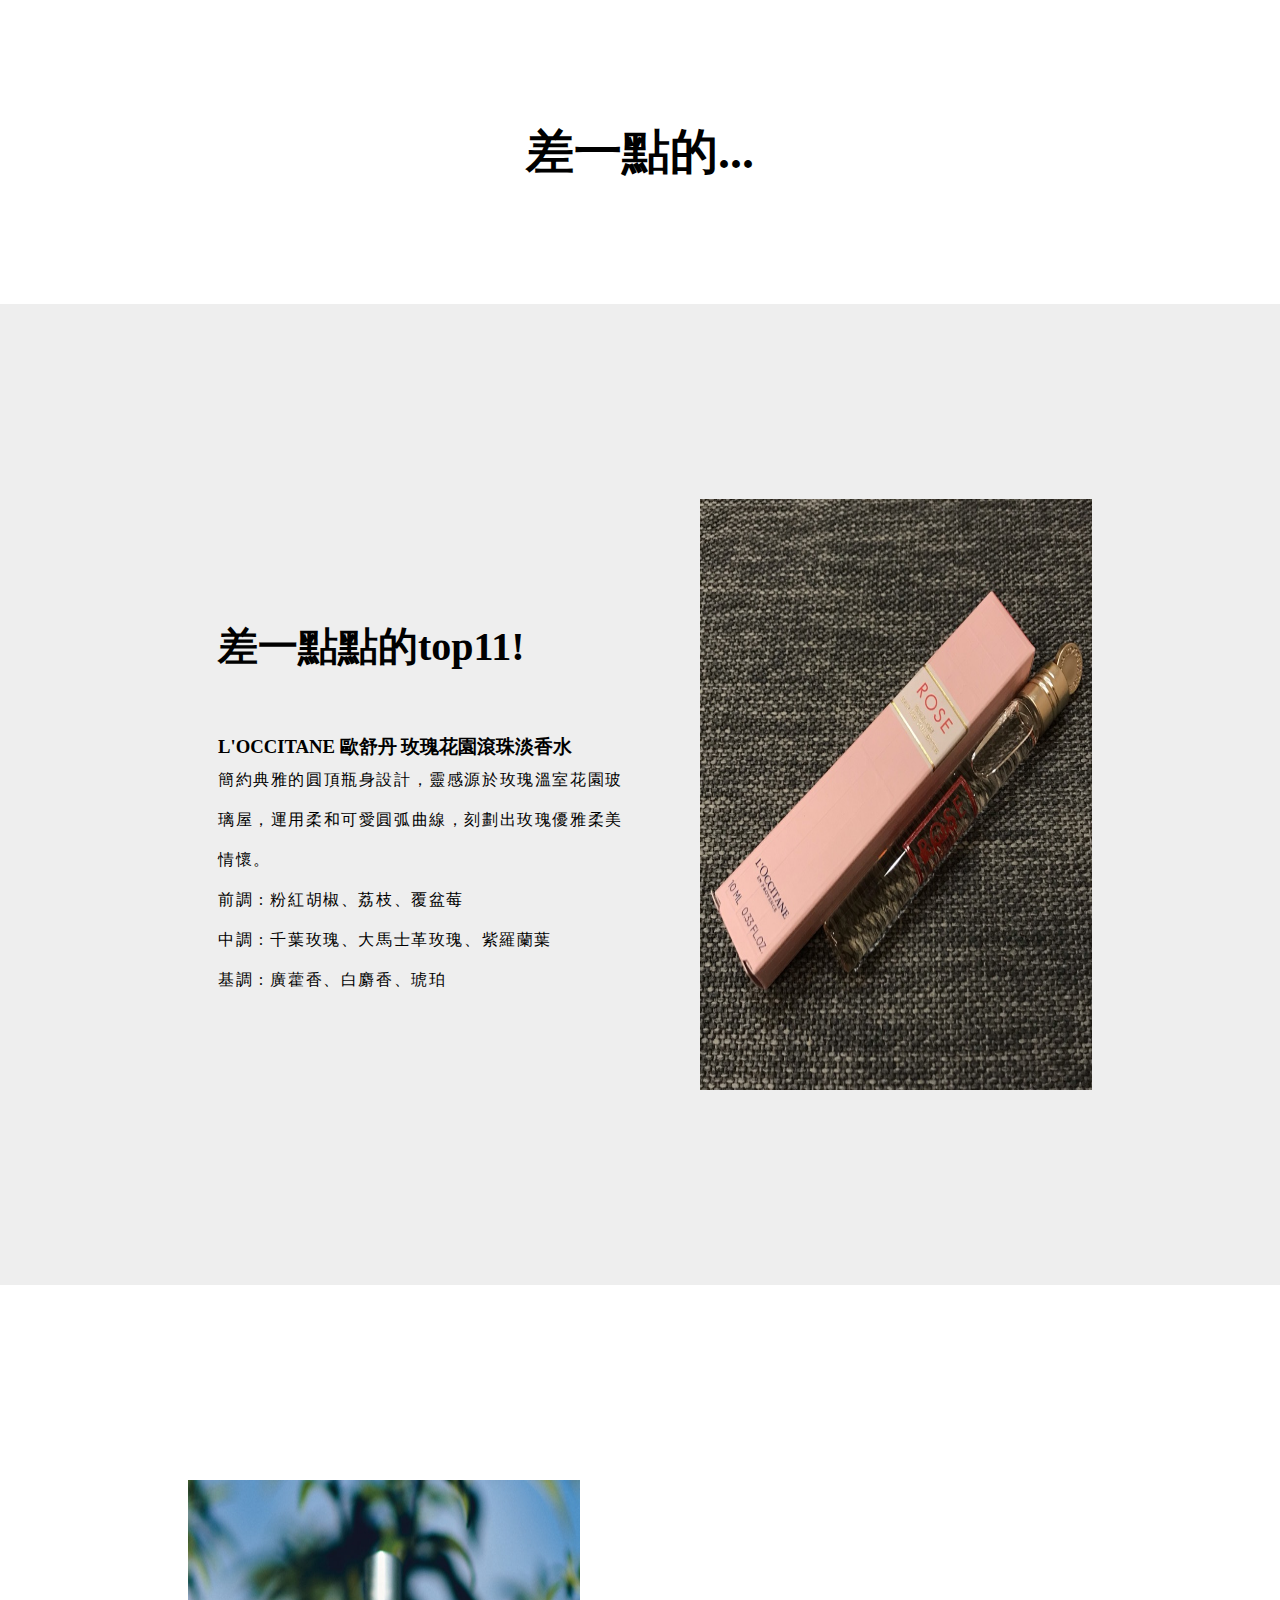
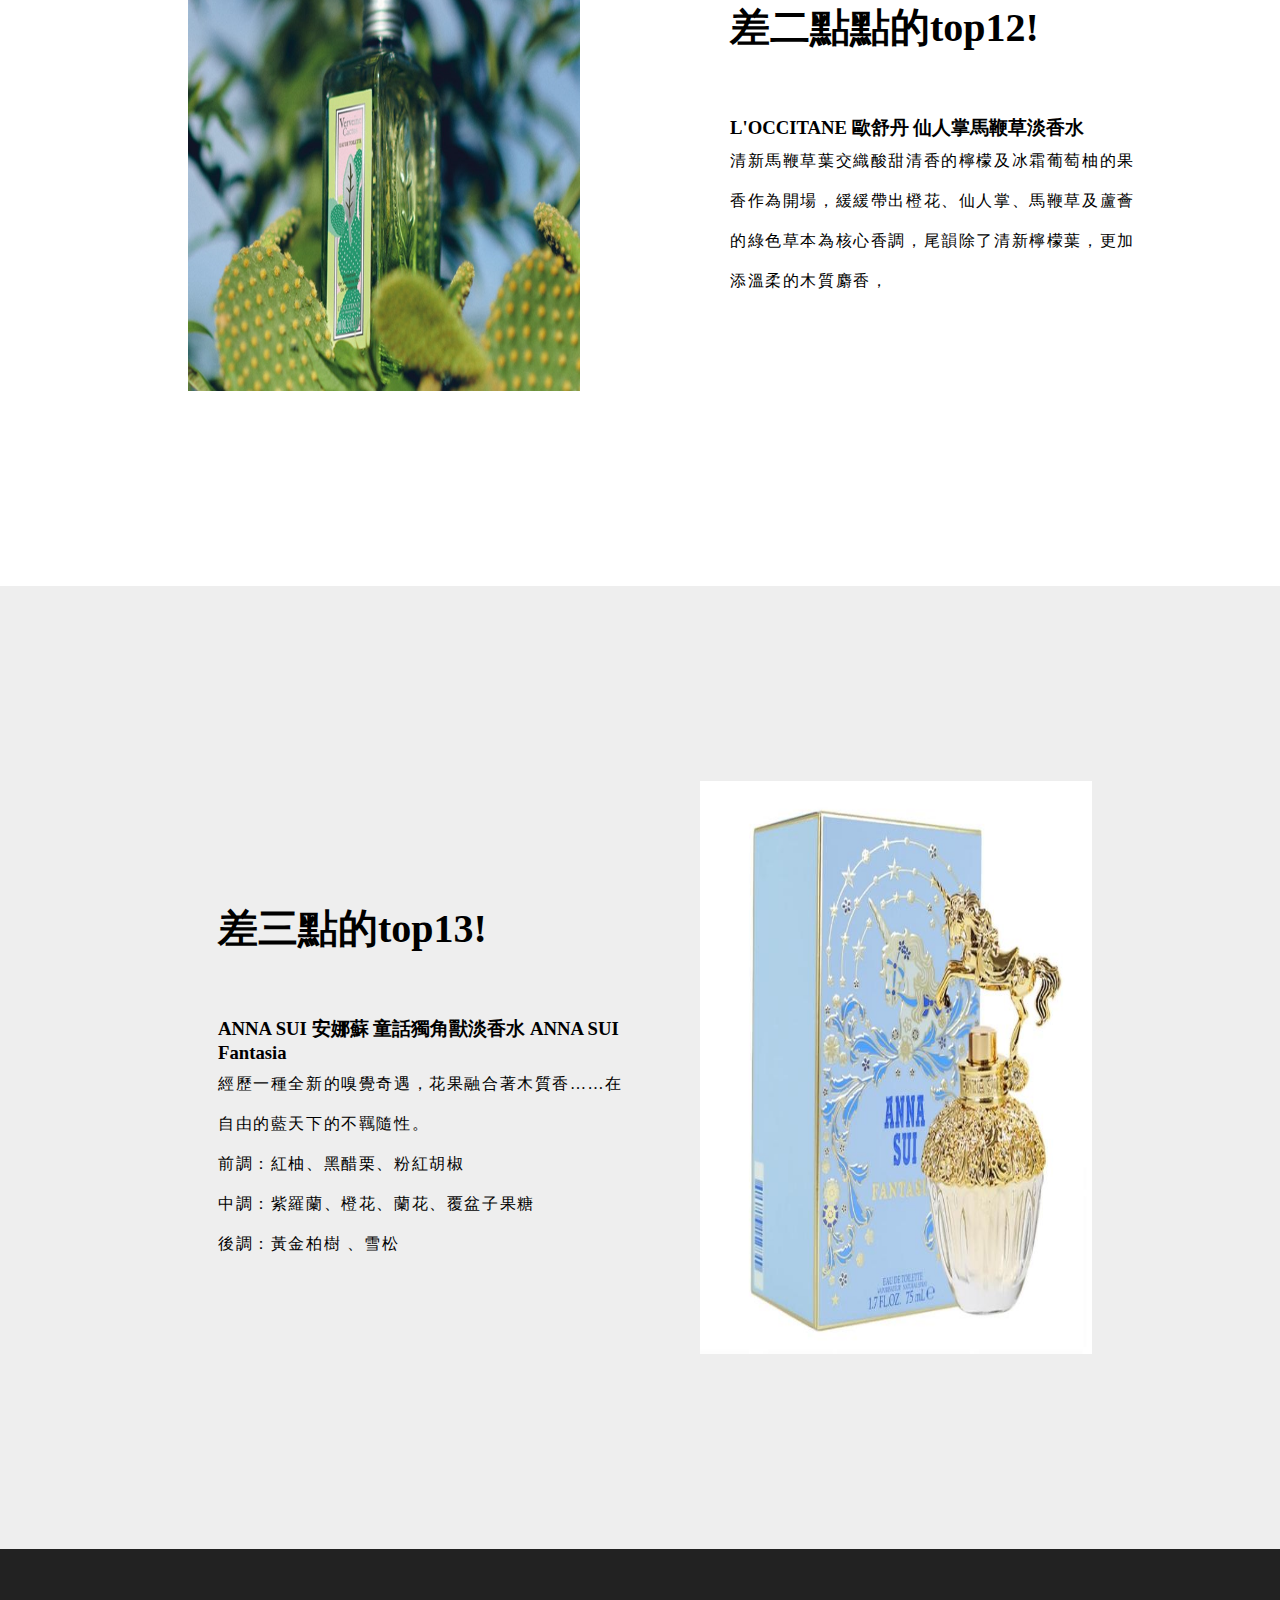
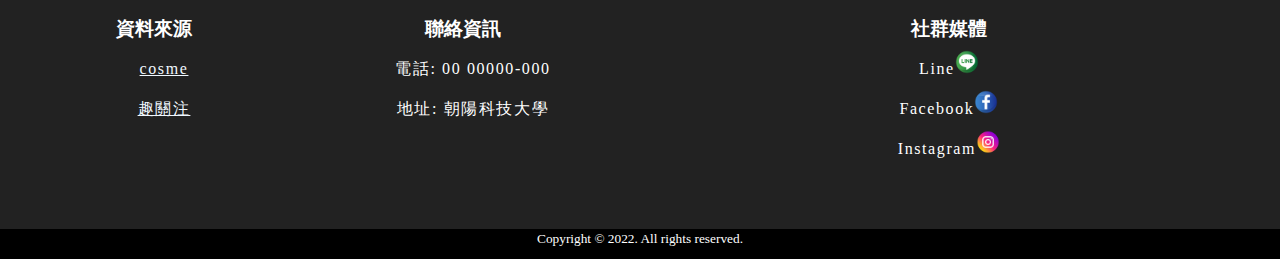
<file: perfume/news.html>
<!DOCTYPE html>
<html lang="en">
<head>
    <meta charset="UTF-8">
    <meta http-equiv="X-UA-Compatible" content="IE=edge">
    <meta name="viewport" content="width=device-width, initial-scale=1.0">
    <style>
        *{margin: 0;box-sizing: border-box;}
        h1{margin: 120px 0; text-align: center;font-size: 3em;}
        h2{margin-bottom: 60px; font-size: 2.5em;}
        p{line-height: 2.5em;letter-spacing: 0.1em;}
        main{width: 100%;}
        .news_warp{
            width: 100%;
            width: 100%;
            display: flex;
            flex-wrap: wrap;
            justify-content: center;
            padding: 15vh 10%;;
        }
        .news_warp:nth-child(odd){background-color: #eee;}
        .text{
            width: 50%;
            min-width: 500px;
            margin-top: 30px;
            padding: 150px 0 150px 90px;
        }
        .news{
            width: 50%;
            min-width: 500px;
            padding: 60px;
        }
        .news img{width: 100%; height: 100%;}

        footer{width: 100%;background-color: #222;padding-top: 60px;}
        footer > div{
            color: #fff;
            text-align: center;
            height: 30px;
            background-color: #000;
        }
        footer section{
            display: flex;
            justify-content: center;
        }
        footer section div{
            min-width: 200px;
            padding-bottom: 30px;
            padding-right: 5%;
            padding-left: 5%;
            text-align: center;
            color: white;
        }
        footer section div{line-height: 2.5em;}
        footer section div a{
            color: aliceblue;
        }
        footer section div a:hover{
            color: rgb(170, 179, 179);
        }
        .footer_pic img{
            width: 5%;
            height: 5%;
        }

    </style>
    <title>差一點...</title>
</head>
<body>
    <h1>差一點的...</h1>
    <main>
        <div class="news_warp">
            <div class="text">
                <h2>差一點點的top11!</h2>
                <h3>L'OCCITANE 歐舒丹 玫瑰花園滾珠淡香水</h3>
                
                <p>  
                    簡約典雅的圓頂瓶身設計，靈感源於玫瑰溫室花園玻璃屋，運用柔和可愛圓弧曲線，刻劃出玫瑰優雅柔美情懷。<br>
                    前調 : 粉紅胡椒、荔枝、覆盆莓<br>
                    中調 : 千葉玫瑰、大馬士革玫瑰、紫羅蘭葉<br>
                    基調 : 廣藿香、白麝香、琥珀
                </p>
            </div>
            <div class="news"><img src="img/11.jpg" alt="news"></div>
        </div>
        <div class="news_warp">
            <div class="news"><img src="img/12.jpg" alt="news"></div>
            <div class="text">
                <h2>差二點點的top12!</h2>
                <h3>L'OCCITANE 歐舒丹 仙人掌馬鞭草淡香水</h3>
                
                <p>    
                    清新馬鞭草葉交織酸甜清香的檸檬及冰霜葡萄柚的果香作為開場，緩緩帶出橙花、仙人掌、馬鞭草及蘆薈的綠色草本為核心香調，尾韻除了清新檸檬葉，更加添溫柔的木質麝香，<br>
                </p>
            </div>
        </div>
        <div class="news_warp">
            <div class="text">
                <h2>差三點的top13!</h2>
                <h3>ANNA SUI 安娜蘇 童話獨角獸淡香水 ANNA SUI Fantasia</h3>
                
                <p>   經歷一種全新的嗅覺奇遇，花果融合著木質香……在自由的藍天下的不羈隨性。<br>
                    前調：紅柚、黑醋栗、粉紅胡椒<br>
                    中調：紫羅蘭、橙花、蘭花、覆盆子果糖<br>
                    後調：黃金柏樹 、雪松
                </p>
            </div>
            <div class="news"><img src="img/13.jpg" alt="news"></div>
        </div>
    </main>
    <footer id="footer">
        <section>
            <div>
                <h3>資料來源</h3>
                <div>
                    <p><a href="https://www.cosme.net.tw/tags/197/ranking">cosme</a></p>
                    <p><a href="https://auzhu.com/history/1315968.html">趣關注</a></p>
                </div>
            </div>
            <div>
                <h3>聯絡資訊</h3>
                <div>
                    <p>電話: 00 00000-000</p>
                    <p>地址: 朝陽科技大學</p>
                </div>
            </div>
            <div>
                <h3>社群媒體</h3>
                <div class="footer_pic">
                    <p>Line<img src="img/line.png"></p>
                    <p>Facebook<img src="img/facebook.png"></p>
                    <p>Instagram<img src="img/instagram.png"></p>
                </div>
            </div>
        </section>
        <div><small>Copyright © 2022. All rights reserved.</small></div>
    </footer>
</body>
</html>
</file>
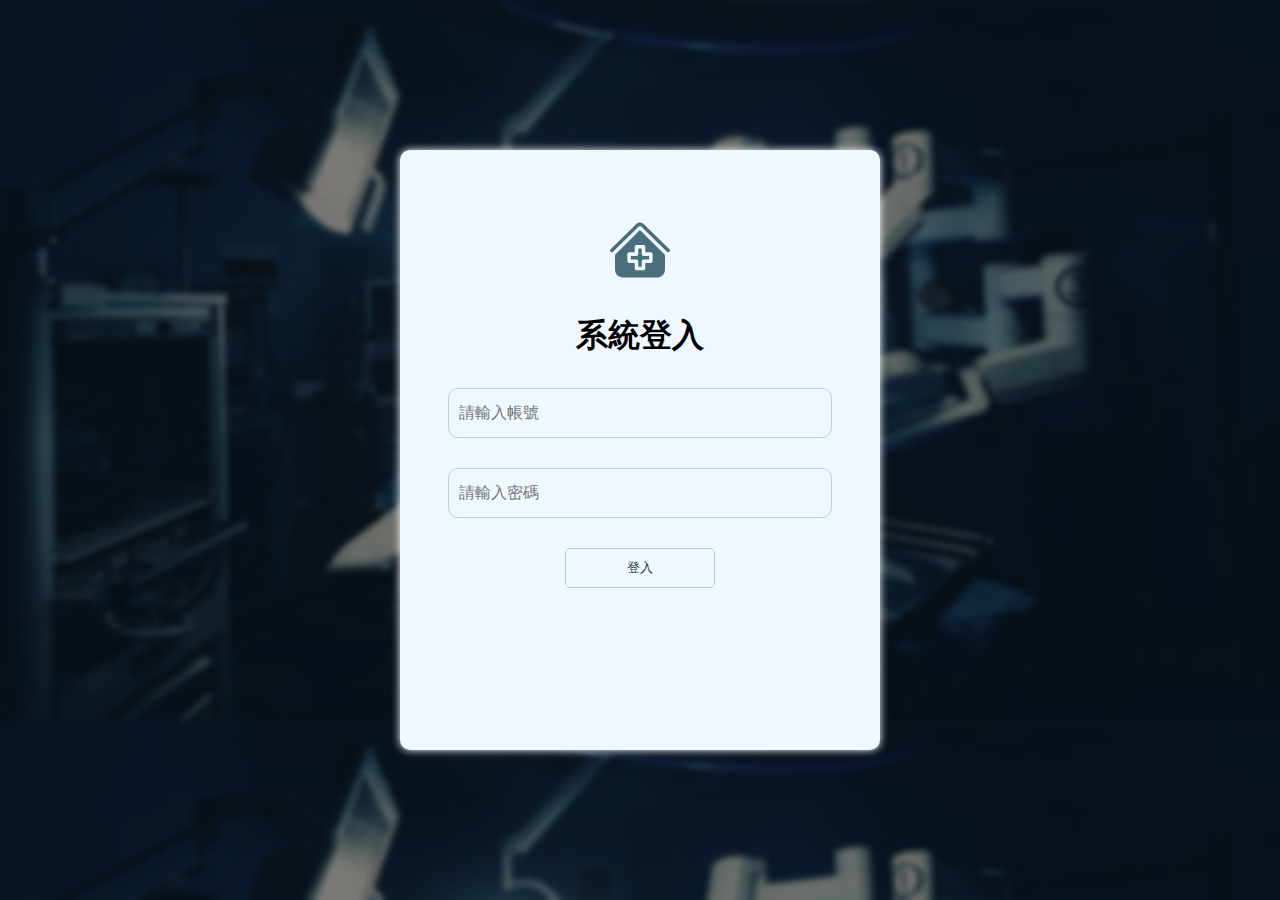
<file: system/login.html>
<!DOCTYPE html>
<html lang="zh_tw">
<head>
    <meta charset="UTF-8">
    <title>登入</title>
    <link rel="stylesheet" href="./css/d_.css">
</head>
<body>
    <div class="screen">
        <div class="start">
            <img width="60px" height="60px" src="./hospital.svg">
            <div class="enter">
                <h2>系統登入</h2>
                <input required placeholder="請輸入帳號">
                <input required placeholder="請輸入密碼" type="password">
                <a href="./index.html">
                    <button>登入</button>
                </a> 
            </div>
    </div>
</body>
</html>
</file>
<file: perfume/style.css>
*{padding: 0;margin: 0;box-sizing: border-box;font-family: '微軟正黑體';position: relative;}
html,body{scroll-behavior: smooth;}
body{position: relative;overflow-x: hidden;}
a{text-decoration: none;}
li{list-style: none;}
p{line-height: 2.5em;letter-spacing: 0.1em;}
h1{font-size: 5em;text-align: center;color: #fff;margin-bottom: 60px;}
h2{font-size: 2.5em;text-align: center;margin-bottom: 60px;}
h3{margin-bottom: 60px; font-size: 2em;text-align: center;}
button{
    border: 1px solid #000;
    width: 120px;
    height: 40px;
    text-align: center;
    line-height: 40px;
    margin: 15px 0;
    cursor: pointer;
    background-color: transparent;
}
/*--------------------------------------------------------------------------------------*/
#top{
    width: 60px;
    height: 60px;
    border-radius: 10px;
    background-color: #1f3f5a;
    border: 1px solid #fff;
    cursor: pointer;
    position: fixed;
    bottom: 30px;
    right: 60px;
    color: #fff;
    text-align: center;
    line-height: 60px;
    z-index: 1;
}
/*--------------------------------------------------------------------------------------*/
header{
    width: calc(100% - 7%);
    left: 7%;
    height: 100vh;
    background-color: rgb(0, 0, 0);
    background-image: url(./pexels-3633850\(1\).jpg);
    background-size: cover;
    background-position: center;
    padding-top: 30vh;
}
header p{text-align: center;color: #fff;}
header button{
    left: 50%;
    transform: translateX(-50%);
    margin-top: 30px;
    border: 1px solid #fff;
    color: #fff;
}

/*--------------------------------------------------------------------------------------*/
nav{
    min-width: 100px;
    width: 10%;
    height: 100vh;
    position: fixed;
    top: 0;
    left: 0;
    background-color: #1f3f5a;
    padding-left: 3%;
    z-index: 1;
}
nav ul{margin-top: 30px;}
nav ul li{
    margin-top: 60px;
}
nav ul li a{color: #fff;}
.logo{
    color: #fff;
    font-size: 2em;
    margin-top: 60px;
    margin-left: -30px;
}
.logo img{width: 100%; height: 100%;}
/*--------------------------------------------------------------------------------------*/
main{width: calc(100% - 7%);left: 7%;}
main section{
    width: 100%;
    padding: 15vh 10%;
}
/*--------------------------------------------------------------------------------------*/
#about{
    width: 100%;
    width: 100%;
    display: flex;
    flex-wrap: wrap;
    justify-content: center;
}
.about_text{
    width: 50%;
    min-width: 470px;
    margin-top: 30px;
    padding: 150px 0 150px 90px;
}
.about_text h2{text-align: left;}
.about_pic{
    width: 50%;
    min-width: 470px;
    padding: 60px;
}
.about_pic img{width: 100%; height: 100%;}
.about_box p{text-align: center;}
/*--------------------------------------------------------------------------------------*/
#effect{
    background-color: rgb(240, 240, 240);
    width: 100%;
    display: flex;
    flex-wrap: wrap;
    justify-content: center;
}
.effect_box{
    width: 50%;
    min-width: 470px;
    display: flex;
    justify-content: center;
    align-items: flex-start;
    margin-top: 30px;
}
.effect_box_items{
    width: 550px;
    display: flex;
    flex-wrap: wrap;
}
.effect_box_items div{
    min-width: 200px;
    min-height: 200px;
    border-radius: 10px;
    box-sizing: border-box;
    margin-left: 30px;
    width: 30%;
    padding: 5% 5% 0 5%;
    margin-top: 30px;
    box-shadow: 0 0 5px #ccc;
    background-color: #fff;
}
.effect_box_items div h3{margin: 15px 0;}
.effect_box_items div img{
    margin-top: 30px;
    left: 50%;
    transform: translateX(-50%);
    width: 50px;
    height: 50px;
}
.effect_text{
    width: 50%;
    min-width: 470px;
    margin-top: 30px;
    padding: 90px 1% 0 30px;
    float: right;
}
.effect_text h2{text-align: left;}
.effect_text h2::after{
    content: '';
    position: absolute;
    width: 400px;
    height: 1px;
    background-color: #000;
    left: -10px;
    top: 80px;
}
/*--------------------------------------------------------------------------------------*/
.product_box{
    display: flex;
    justify-content: center;
    flex-wrap: wrap;
}
.product_box>div{
    min-width: 150px;
    width: 275px;
    margin: 30px 15px 0;
    padding-bottom: 30px;
    box-shadow: 0 0 5px #ccc;
    background-color: #fff;
}
.product_box>div h3{margin-bottom: 15px;}
.product_box>div p{text-align: center;}
.product_box>div button{left: 50%;transform: translateX(-50%);}
#product .product_box .img{
    width: 80%;
    height: 200px;
    padding: 3px;
    margin: 0 auto 30px;
}
#product .product_box .img img{width: 100%; height: 100%;}
/*--------------------------------------------------------------------------------------*/
footer{width: calc(100% - 7%);left: 7%;background-color: #222;padding-top: 60px;}
footer > div{
    color: #fff;
    text-align: center;
    height: 30px;
    background-color: #000;
}
footer section{
    display: flex;
    justify-content: center;
}
footer section div{
    min-width: 200px;
    padding-bottom: 30px;
    padding-right: 5%;
    padding-left: 5%;
    text-align: center;
    color: white;
}
footer section div{line-height: 2.5em;}
footer section div a{
    color: aliceblue;
}
footer section div a:hover{
    color: rgb(170, 179, 179);
}
.footer_pic img{
    width: 5%;
    height: 5%;
}
</file>
<file: system/css/style1.css>
*{margin: 0;font-family: '微軟正黑體';box-sizing: border-box;}
body{overflow: hidden;}
/* ---變數--- */
:root{
    --maincolor:#283b42;
    --maincolor2:white;
}
/*-----all-------*/
#box {
    width: 100%;
    height: 100vh;
    display: flex;
    overflow: hidden;
    position: relative;
    left: 0;
    transition: all .4s;
}
/*------右邊------*/
.side{
    width: 70%;
    height: 100%;
    transition: all .4s;
}
/*--------其他---------*/
.box_hide {width: 130% !important;left: -30% !important;}
.side_hide{width: 100% !important;}
.movein{transform: translateX(-100%);}
.appear{display: block !important;}
</file>
<file: system/css/loading.css>
#loading {
    width: 100%;
    height: 100vh;
    background-color: #fff;
    position: fixed;
    top: 0;
    left: 0;
    z-index: 100;
}

#loading h6 {
    position: absolute;
    left: 50%;
    top: 55%;
    font-size: 2em;
    transform: translateX(-50px);
    background-color: #ffffff00;
}

.box {
    position: relative;
    top: 30%;
    left: 50%;
    transform-origin: 0px 0px;
    transform: translate(-90px, -30px) scale(1.5);
}

.box:before {
    content: '';
    position: absolute;
    z-index: 2;
    top: 60px;
    left: 50px;
    width: 50px;
    height: 50px;
    background: #4b6e7c;
    border-radius: 2px;
    transform: rotate(45deg);
    animation: box .7s infinite ease-in-out;
}

@keyframes box {
    0% {
        top: 50px;
    }

    20% {
        border-radius: 2px;
        /*從 20% 的地方才開始變形*/
    }

    50% {
        top: 80px;
        border-bottom-right-radius: 25px;
    }

    80% {
        border-radius: 2px;
        /*到 80% 的地方恢復原狀*/
    }

    100% {
        top: 50px;
    }
}

.box:after {
    content: '';
    position: absolute;
    z-index: 1;
    top: 128px;
    left: 52px;
    width: 44px;
    height: 3px;
    background: #eaeaea;
    border-radius: 100%;
    animation: shadow .7s infinite ease-in-out;
}

@keyframes shadow {

    0%,
    100% {
        left: 54px;
        width: 40px;
        background: #eaeaea;
    }

    50% {
        top: 126px;
        left: 50px;
        /*讓陰影保持在原位*/
        width: 50px;
        height: 7px;
        background: #eee;
    }
}

@keyframes box {
    0% {
        top: 50px;
        transform: rotate(90deg);
        /**/
    }

    20% {
        border-radius: 2px;
    }

    50% {
        top: 80px;
        transform: rotate(45deg);
        border-bottom-right-radius: 25px;
    }

    80% {
        border-radius: 2px;
    }

    100% {
        top: 50px;
        transform: rotate(0deg);
    }
}
</file>
<file: system/css/list2.css>
.list2 {
    width: 30%;
    height: 100%;
    overflow-y: auto;
    transition: all .4s;
    position: relative;
    z-index: 1;
    background-color: var(--maincolor);
}

.list2::-webkit-scrollbar {
    width: 1em;
}

.list2::-webkit-scrollbar-button {
    background: #4b6e7c;
}

.list2::-webkit-scrollbar-track-piece {
    background: #4b6e7c;
}

.list2::-webkit-scrollbar-thumb {
    background-color: var(--maincolor2);
    border: 1px solid slategrey;
}

.list2 hr {
    width: 85%;
    margin-left: 7.5%;
    border: 0.5px solid rgb(132, 132, 132);
}

/*---way------------------------------------*/

.way {
    width: 95%;
    height: 33.333%;
}

.way h3 {
    padding: 15px 0px 15px 10%;
    color: var(--maincolor2);
}

.way p {
    margin-left: 50px;
    margin-top: 5px;
    line-height: 2em;
    color: beige;
}

.way #butt{ 
    display: inline; 
    position: relative;
    top: 40px;
    left: 10%;
}

.way .chooce {
    width: 120px;
    height: 40px;
    position: relative;
    left: 120px;
    border: 0.25px solid;
    border-color: var(--maincolor2);
    color: rgb(57, 57, 57);
    background-color: var(--maincolor2);
    cursor: pointer;
    transition: all 0.4s;
}

.way .explain{
    width: 120px;
    height: 40px;
    border: 0.25px solid;
    border-color: var(--maincolor2);
    color: rgb(57, 57, 57);
    background-color: var(--maincolor2);
    cursor: pointer;
    transition: all 0.4s;
}

.way button:hover {
    background-color: beige;
    color: rgb(70, 70, 70);
}
</file>
<file: system/css/screen.css>
.screen {
    width: 100%;
    height: 85%;
    background-color: #ffffff;
    border: 10px solid var(--maincolor);
    box-sizing: border-box;
    overflow: hidden;
}
/*-------------------------------*/
.doctor {
    width: 100%;
    height: 100%;
    background-color: #ffffff;
    display: none;
}

.doctor .information {
    width: 70%;
    height: 70%;
    background-color: #ffffff;
    margin-top: 30px;
    margin-left: 25%;
    display: flex;
}

.doctor .information .doctor_intro p{
    font-size: medium;
    text-align: center;
}

.doctor h1 {
    background-color: #ffffff;
    text-align: center;
    position: relative;
    top: 30px;
    z-index: 1;
}

.doctor img {
    background-color: #ffffff;
    position: relative;
}

.doctor .doc_infor {
    width:  50%;
    border: 1px solid var(--maincolor);
    position: relative;
    top: 35px;
    border: 0;
}


.doctor .doc_infor td{
    padding: 5px 10px; 
    background-color: #dbdbe5;
    border-radius: 10px;
}
</file>
<file: system/css/list1.css>
.list1 {
    width: 100%;
    height: 15%;
    position: relative;
    background-color: var(--maincolor);
}

.list1::-webkit-scrollbar {
    display: none;
}

.list1 h3:hover {
    color: beige;
}

.list1 ul {
    width: 100%;
    list-style-type: none;
    padding-top: 0;
    display: flex;
    align-items: center;
    transition: all 1s;
}

.list1 ul li {
    margin: 0 20px;
    color: aliceblue;
    display: block;
    cursor: pointer;
}

.list1 ul li:hover {
    color: beige;
}
/*-----menu----------------------------*/
.menu {
    width: 90%;
    height: 100%;
    overflow: hidden;
}

.menu ul {
    width: 90%;
    height: 100%;
    position: absolute;
    box-sizing: border-box;
    top: 0;
    left: 10%;
    padding-top: 40px;
}

.menu h3 {
    width: 10%;
    height: 100%;
    color: var(--maincolor2);
    text-align: center;
    position: absolute;
    padding-top: 40px;
    top: 0;
    left: 0;
    cursor: pointer;
    background-color: var(--maincolor);
    z-index: 1;
}

.menu ul li {
    height: 100%;
    display: block;
}

.menu .a {
    color: aliceblue;
    display: block;
    cursor: pointer;
    position: relative;
}

.menu .c {
    width: 0 20px;
    color: aliceblue;
    display: block;
    cursor: pointer;
    position: relative;
}

.menu .logout a{
    color: aliceblue;
    text-decoration: none;
}

/*-----a_menu----------------------------*/

.a_menu{
    width: 100%;
    height: 15%;
    padding-left: 10%;
    position: absolute;
    top: 0;
    left: 0;
}

.a_menu ul {
    width: 120px;
    height: 150px;
    position: absolute;
    background-color: var(--maincolor);
    bottom: 100px;
    display: none;
    bottom: 0;
    left: calc(10% + 56px + 56px + 30px);
    padding: 0;
}

.a_menu ul li {
    display: block;
    width: 100%;
    height: 40%;
    margin-left: 0;
    line-height: 75px;
    position: relative;
    text-align: center;
}

/*-----c_menu----------------------------*/

.c_menu {
    width: 100%;
    height: 15%;
    padding-left: 10%;
    position: absolute;
    top: 0;
    left: 0;
}

.c_menu ul {
    width: 120px;
    position: absolute;
    background-color: var(--maincolor);
    display: none;
    bottom: 0;
    left: calc(80px + 10% + 56px + 56px + 84px + 56px + 40px);
    padding: 0;
}

.c_menu ul li {
    display: block;
    width: 100%;
    height: 40%;
    margin-left: 0;
    line-height: 75px;
    position: relative;
    text-align: center;
}
</file>
<file: system/css/patient.css>
.patient {
    width: 100%;
    height: 100%;
    background-color: #ffffff;
    display: none;
}

.patient .information {
    width: 70%;
    height: 70%;
    background-color: #ffffff;
    margin-top: 20px;
    margin-left: 25%;
    display: flex;
}

.patient h1 {
    background-color: #ffffff;
    text-align: center;
    position: relative;
    top: 30px;
    z-index: 1;
}

.patient img {
    background-color: #ffffff;
    position: relative;
    margin: 10px;
}

.pat_infor{
    width:  40%;
    background-color: #ffffff;
    border: 1px solid var(--maincolor);
    position: relative;
    top: 30px;
}

.patient .pat_infor td{
    padding: 5px;
    background-color: #dbdbe5;
}
</file>
<file: system/css/analyze.css>
.analyze{
    width: 100%;
    height: 100%;
    background-color: #ffffff;
    position: relative;
    left: 25%;
    top: 40px;
    line-height:20px;
    display: none;
}
.analyze button{
    width: 120px;
    height: 40px;
    border: 1px solid var(--maincolor);
    color: rgb(0, 0, 0);
    background-color: #ffffff;
    cursor: pointer;
    transition: all 0.4s;
}
.analyze h1{
    width: 150px;
    height: auto;
}
</file>
<file: system/css/ensure.css>
.ensure{
    width: 100%;
    height: 100vh;
    position: fixed;
    top: 0;
    left: 0;
    z-index: 2;
    display: none;
}
.info{
    width: 100%;
    height: 100vh;
    position: fixed;
    top: 0;
    left: 0;
    z-index: 2;
    display: none;
}
.mask{
    width: 100%;
    height: 100%;
    position: absolute;
    top: 0;
    left: 0;
    background-color: rgba(0, 0, 0, 0.379);
}
.ensure .hint{
    width: 380px;
    height: 200px;
    background-color: aliceblue;
    position: absolute;
    top: 50%;
    left: 50%;
    transform: translate(-50%,-50%);
}
.ensure .hint p{
    font-size: 1.2em;
    text-align: center;
    letter-spacing: 0.15em;
    padding-top: 55px;
}
.ensure .hint button{
    width: 110px;
    height: 40px;
    position: absolute;
    bottom: 40px;
    background-color: var(--maincolor);
    color: var(--maincolor2);
    border: none;
    cursor: pointer;
    transition: all 0.4s;
}
.yes{left: 50px;}
.no{right: 50px;}

.hint button:hover{
    background-color: #46616b;
}
.info .hint p{
    font-size: 1.2em;
    text-align: center;
    letter-spacing: 0.15em;
    padding-top: 40px;
}
.info .hint{
    width: 450px;
    height: 200px;
    background-color: aliceblue;
    position: absolute;
    top: 50%;
    left: 50%;
    transform: translate(-50%,-50%);
}
.info .hint button{
    width: 110px;
    height: 40px;
    position: absolute;
    background-color: var(--maincolor);
    color: var(--maincolor2);
    border: none;
    cursor: pointer;
    transition: all 0.4s;
}
.ok{
    position: absolute;
    bottom: 20px;
    left: calc(40% - 12px);
}
</file>
<file: system/css/operation.css>
/* 正常心跳60~100 
血壓 120/80-140/90
血氧飽和度75~100mmHg
呼吸 12~20次
體溫 36.9~37.1
*/
.operation {
    width: 100%;
    height: 100%;
    background-color: #ffffff;
    display: none;
    position: relative;
}

.o_content{
    width: 75%;
    height: 100%;
    position: absolute;
    left: 0;
}
.o_info{
    width: 25%;
    height: 100%;
    position: absolute;
    right: 0;
    border-left: 1px solid #ccc;
}
.o_info > div{
    height: 20%;
    box-sizing: border-box;
    padding-left: 30px;
    border-top: 1px solid #ccc;
    display: flex;
    align-items: center;
}
.progress_bar{
    width: 50%;
    height: 30px;
    border: 1px solid #ccc;
    position: absolute;
    top: 50%;
    left: 50%;
    transform: translate(-50%,-50%);
}
.o_content p{
    font-size: 2em;
    letter-spacing: 0.15em;
    position: absolute;
    left: calc(50% + 15px);
    top: calc(50% + 25px);
    transform: translateX(-50%);
}
.progress_bar>div{
    width: 0;
    height: 100%;
    background-color: #ccc;
}
.o_content > button{
    width: 200px;
    height: 60px;
    border: none;
    color: var(--maincolor2);
    background-color: rgb(197, 2, 2);
    cursor: pointer;
    transition: all 0.4s;
    position: absolute;
    left: 50%;
    top: 70%;
    transform: translateX(-50%);
    font-size: 1.5em;
    letter-spacing: 0.15em;
    font-weight: bolder;
}
.o_content > button:hover{
    background-color: rgb(174, 0, 0)
}
.o_content>h1{
    position: absolute;
    left:50%;
    top:50%;
    transform: translate(-50%,-50%);
    display: none;
}
.o_content>img{
    width: 50px;
    height: 50px;
    position: absolute;
    left: 57%;
    top: 50%;
    transform: translateY(-50%);
    display: none;
}
.o_info span{
    font-size: 2.5em;
    color: rgb(197, 2, 2);
}
</file>
<file: perfume/End of term style.css>
@charset "utf-8";
</file>
<file: system/css/d_.css>
* {
    margin: 0;
}
body{
    background-color: #a5b7ce;
    background-image: url(./1.jpg);
    background-size: cover;
}
.screen{
    width: 100%;
    height: 100vh;
    position: absolute;
    top: 0;
    left: 0;
    backdrop-filter: brightness(50%) blur(3px);
}
input{
    outline: none;
}
.start{
    width: 480px;
    height: 600px;
    position: absolute;
    top: 50%;
    left: 50%;
    transform: translate(-50%, -50%);
    background-color: aliceblue;
    display: block;
    /* border: 2px solid var(--maincolor); */
    border-radius: 10px;
    box-shadow: 0 0 8px #fefefe;
    /*     Ctrl + /   */

}
.start input{
    width: 80%;
    height: 50px;
    background-color: aliceblue;
    color: var(--maincolor);
    display: block;
    border-radius: 10px;
    margin-top: 30px;
    border: 1px solid #ccc;
    padding-left: 10px;
    box-sizing: border-box;
    font-size: 1em;
}
button{
    background-color: aliceblue;
    color: #283b42;
    border: 1px solid #c8c8c8;
    border-radius: 5px;
    cursor: pointer;
    display: block;
    width: 150px;
    height: 40px;
    margin-top: 30px;
}
b{
    background-color: aliceblue;
    
}
button:hover{
    background-color: rgb(226, 233, 240);
}
.enter{
    width: 100%;
    height: auto;
    background-color: aliceblue;
    color: var(--maincolor);
    display: flex;
    justify-content: center;
    align-items: center;
    flex-wrap: wrap;
    position: relative;
    top: 100px;
}
.enter h2{
    width: 100%;
    text-align: center;
    background-color: aliceblue;
    font-size: 2em;
}
.start>img{
    position: relative;
    top: 70px;
    left: 50%;
    transform: translateX(-50%);
}
/* 連結 */
a{
    text-decoration: none;
}
</file>
